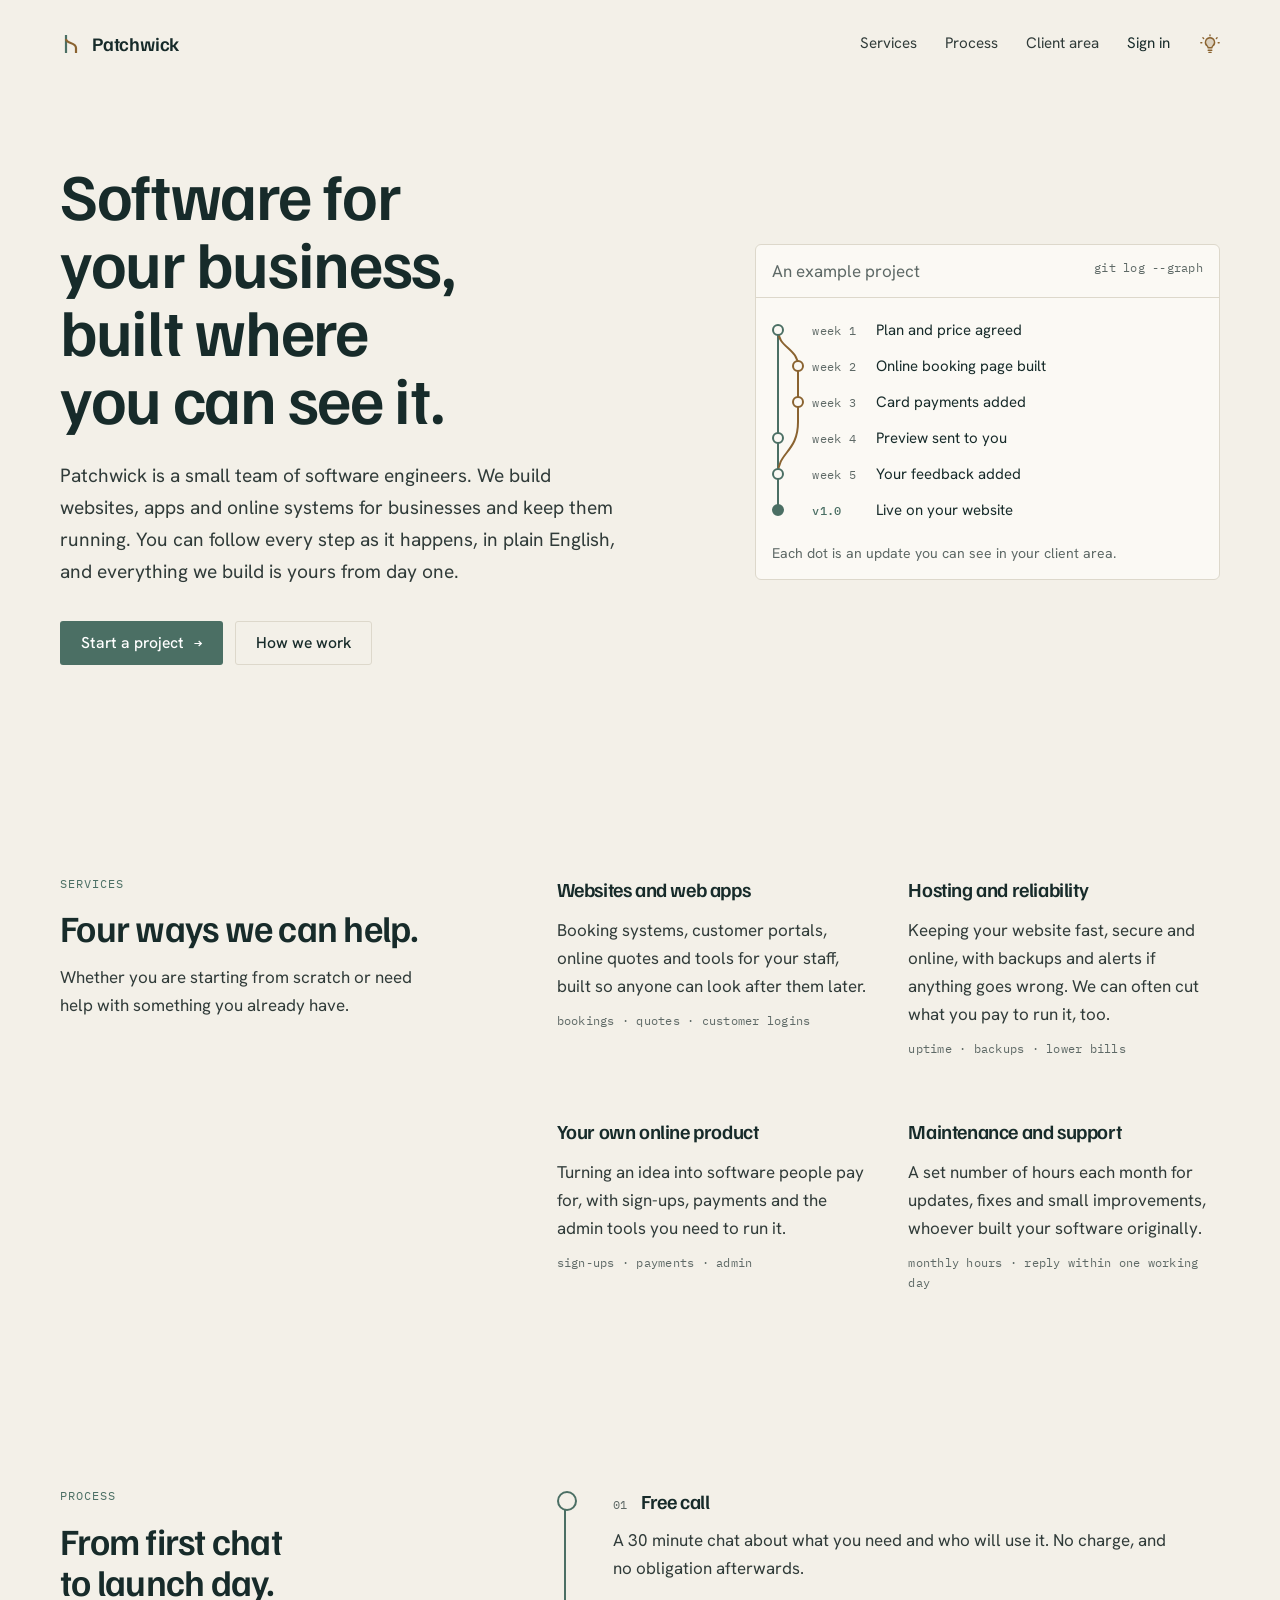
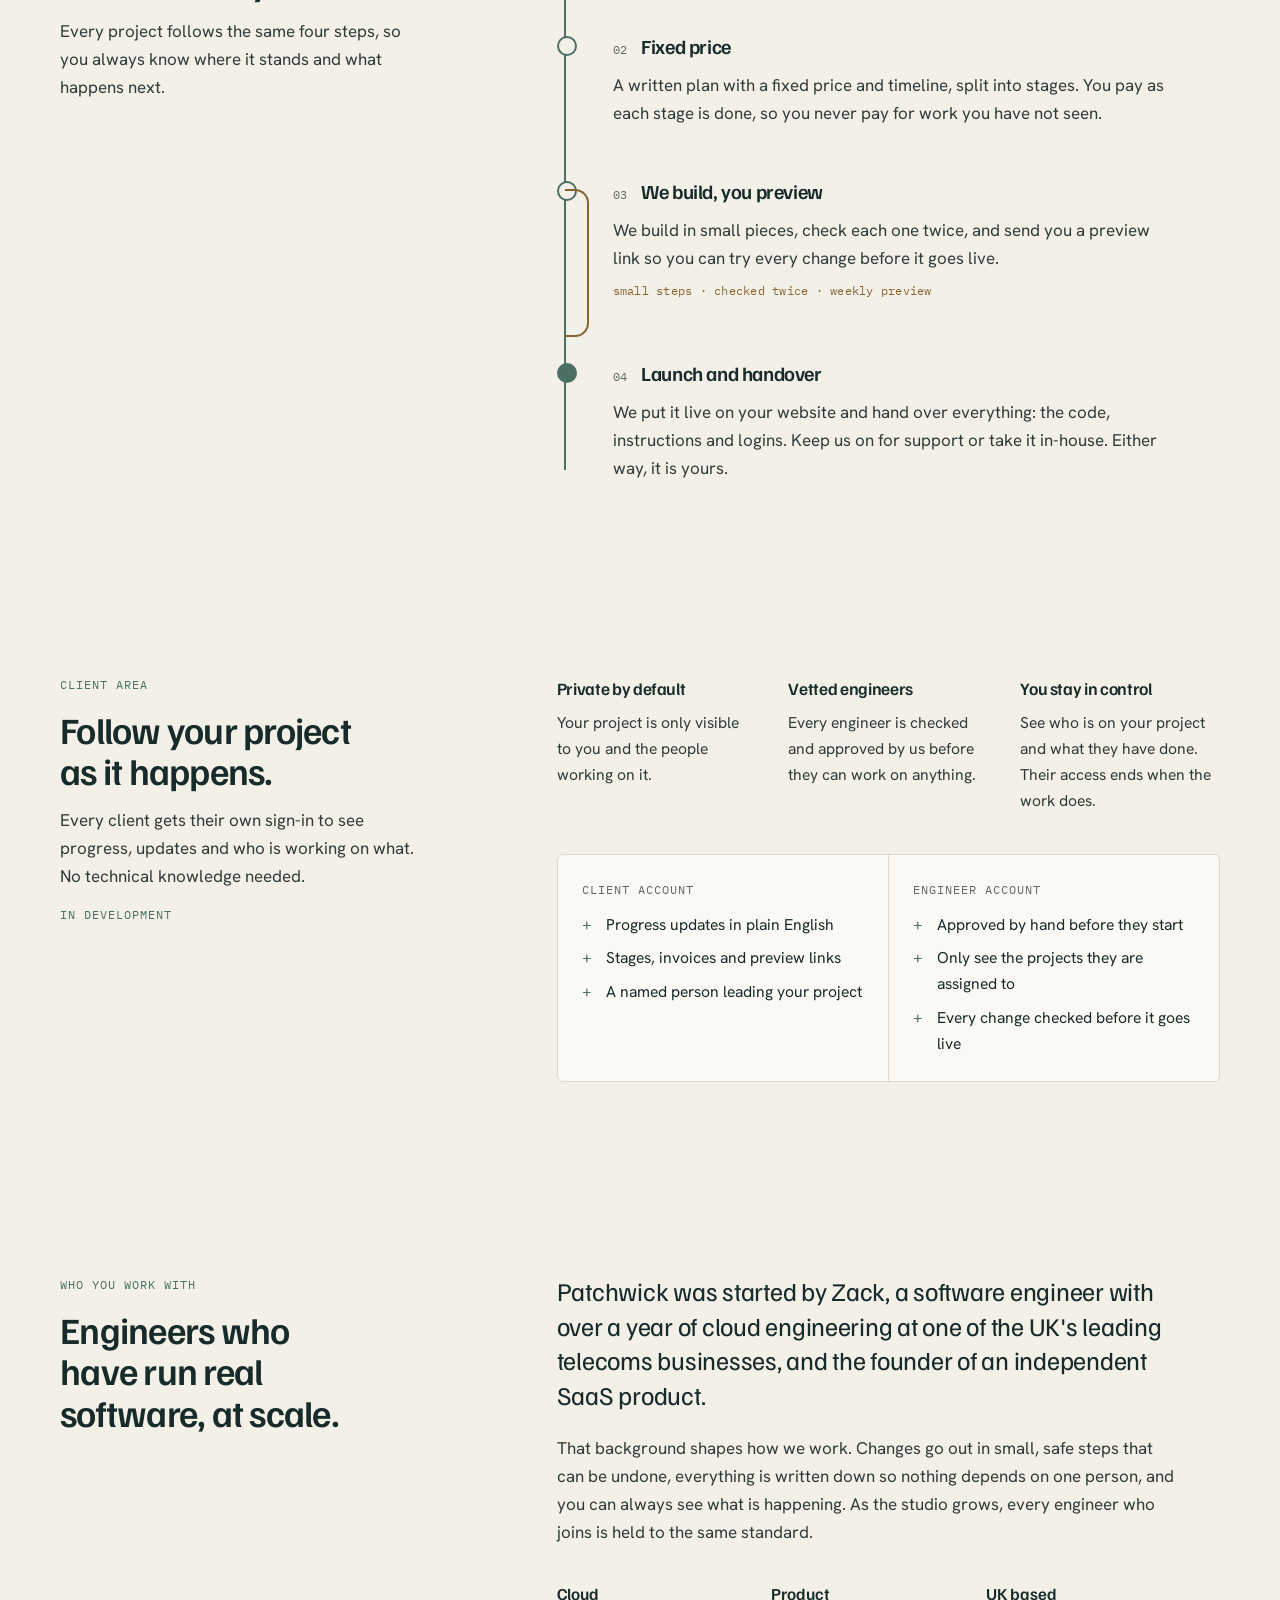
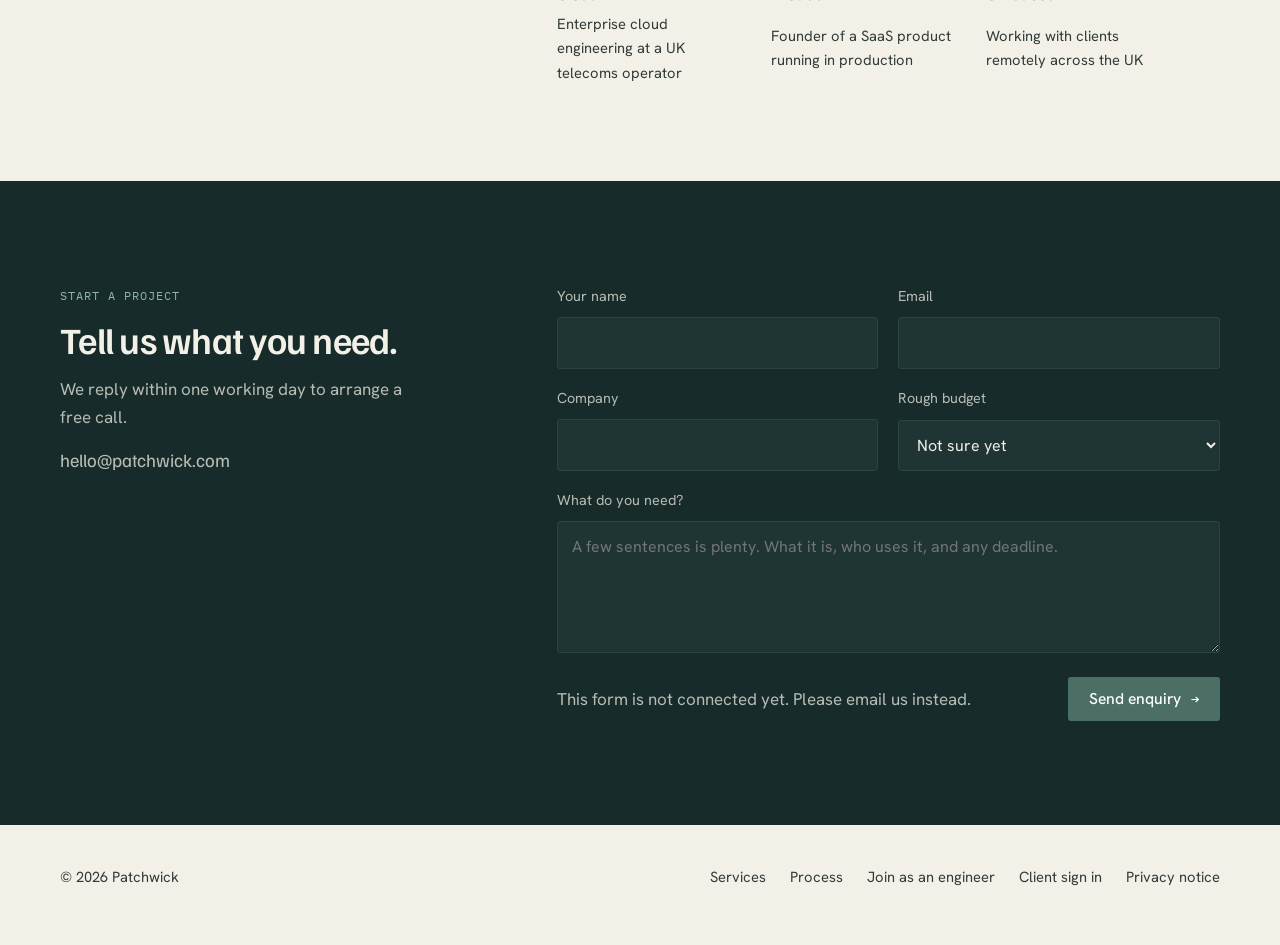
<file: index.html>
<!doctype html>
<html lang="en">
<head>
<meta charset="utf-8">
<meta name="viewport" content="width=device-width, initial-scale=1, viewport-fit=cover">
<title>Patchwick | Software engineering studio</title>
<meta name="description" content="A small software engineering studio that builds websites, apps and online systems for businesses, keeps them running, and shows you every step of the work.">
<meta name="theme-color" content="#172B2A">
<link rel="icon" href="assets/favicon.svg" type="image/svg+xml">
<link rel="preconnect" href="https://fonts.googleapis.com">
<link rel="preconnect" href="https://fonts.gstatic.com" crossorigin>
<link rel="stylesheet" href="https://fonts.googleapis.com/css2?family=Familjen+Grotesk:wght@500;600&family=Hanken+Grotesk:wght@400;500;600&family=IBM+Plex+Mono:wght@400;500&display=swap">
<link rel="stylesheet" href="assets/styles.css?v=15">
<script src="assets/theme.js?v=1"></script>
<script src="assets/site.config.js?v=5"></script>
<script src="assets/main.js?v=5" defer></script>
</head>
<body>
<header class="wrap">
  <div class="top">
    <a class="brand" href="#">
      <svg viewBox="0 0 22 22" aria-hidden="true"><path d="M6 2v18" stroke="var(--accent)" stroke-width="2.2" fill="none"/><path d="M6 6c0 5 10 3 10 9v5" stroke="var(--branch)" stroke-width="2.2" fill="none"/></svg>
      <span data-brand>Patchwick</span>
    </a>
    <nav aria-label="Main">
      <a class="hide-sm" href="#services">Services</a>
      <a class="hide-sm" href="#process">Process</a>
      <a class="hide-sm" href="#workspace">Client area</a>
      <a class="signin" href="signin.html">Sign in</a>
    </nav>
  </div>
</header>

<main>
  <div class="wrap">
    <div class="grid hero">
      <div class="hero-copy">
        <h1>Software for your business, built where you can see it.</h1>
        <p class="lede"><span data-brand>Patchwick</span> is a small team of software engineers. We build websites, apps and online systems for businesses and keep them running. You can follow every step as it happens, in plain English, and everything we build is yours from day one.</p>
        <div class="actions">
          <a class="btn btn-primary" href="#contact">Start a project <span class="arrow">&rarr;</span></a>
          <a class="btn btn-quiet" href="#process">How we work</a>
        </div>
      </div>
      <div class="hero-log">
        <div class="log" role="img" aria-label="An example project timeline, from plan agreed in week 1 to live on the client's website in week 5">
          <div class="log-head"><span>An example project</span><span class="mono">git log --graph</span></div>
          <div class="log-body">
            <svg class="graph" viewBox="0 0 48 216" aria-hidden="true">
              <path class="main" d="M14 18V198"/>
              <path class="feat" d="M14 18C14 36 34 36 34 54V110C34 140 14 140 14 162"/>
              <circle class="main" cx="14" cy="18" r="5"/>
              <circle class="feat" cx="34" cy="54" r="5"/>
              <circle class="feat" cx="34" cy="90" r="5"/>
              <circle class="main" cx="14" cy="126" r="5"/>
              <circle class="main" cx="14" cy="162" r="5"/>
              <circle class="main fill" cx="14" cy="198" r="5"/>
            </svg>
            <div class="log-rows">
              <div><span class="sha mono">week 1</span><span class="msg">Plan and price agreed</span></div>
              <div><span class="sha mono">week 2</span><span class="msg">Online booking page built</span></div>
              <div><span class="sha mono">week 3</span><span class="msg">Card payments added</span></div>
              <div><span class="sha mono">week 4</span><span class="msg">Preview sent to you</span></div>
              <div><span class="sha mono">week 5</span><span class="msg">Your feedback added</span></div>
              <div><span class="tag mono">v1.0</span><span class="msg">Live on your website</span></div>
            </div>
          </div>
          <p class="log-note">Each dot is an update you can see in your client area.</p>
        </div>
      </div>
    </div>
  </div>

  <div class="wrap">
    <section id="services" class="grid">
      <div class="sec-head">
        <span class="mono">Services</span>
        <h2>Four ways we can help.</h2>
        <p>Whether you are starting from scratch or need help with something you already have.</p>
      </div>
      <div class="sec-body services">
        <div class="service">
          <h3>Websites and web apps</h3>
          <p>Booking systems, customer portals, online quotes and tools for your staff, built so anyone can look after them later.</p>
          <span class="mono">bookings &middot; quotes &middot; customer logins</span>
        </div>
        <div class="service">
          <h3>Hosting and reliability</h3>
          <p>Keeping your website fast, secure and online, with backups and alerts if anything goes wrong. We can often cut what you pay to run it, too.</p>
          <span class="mono">uptime &middot; backups &middot; lower bills</span>
        </div>
        <div class="service">
          <h3>Your own online product</h3>
          <p>Turning an idea into software people pay for, with sign-ups, payments and the admin tools you need to run it.</p>
          <span class="mono">sign-ups &middot; payments &middot; admin</span>
        </div>
        <div class="service">
          <h3>Maintenance and support</h3>
          <p>A set number of hours each month for updates, fixes and small improvements, whoever built your software originally.</p>
          <span class="mono">monthly hours &middot; reply within one working day</span>
        </div>
      </div>
    </section>

    <section id="process" class="grid">
      <div class="sec-head">
        <span class="mono">Process</span>
        <h2>From first chat to launch day.</h2>
        <p>Every project follows the same four steps, so you always know where it stands and what happens next.</p>
      </div>
      <div class="sec-body">
        <ol class="steps">
          <li class="step">
            <div class="step-top"><span class="mono">01</span><h3>Free call</h3></div>
            <p>A 30 minute chat about what you need and who will use it. No charge, and no obligation afterwards.</p>
          </li>
          <li class="step">
            <div class="step-top"><span class="mono">02</span><h3>Fixed price</h3></div>
            <p>A written plan with a fixed price and timeline, split into stages. You pay as each stage is done, so you never pay for work you have not seen.</p>
          </li>
          <li class="step branch">
            <div class="step-top"><span class="mono">03</span><h3>We build, you preview</h3></div>
            <p>We build in small pieces, check each one twice, and send you a preview link so you can try every change before it goes live.</p>
            <span class="mono detail">small steps &middot; checked twice &middot; weekly preview</span>
          </li>
          <li class="step">
            <div class="step-top"><span class="mono">04</span><h3>Launch and handover</h3></div>
            <p>We put it live on your website and hand over everything: the code, instructions and logins. Keep us on for support or take it in-house. Either way, it is yours.</p>
          </li>
        </ol>
      </div>
    </section>

    <section id="workspace" class="grid">
      <div class="sec-head">
        <span class="mono">Client area</span>
        <h2>Follow your project as it happens.</h2>
        <p>Every client gets their own sign-in to see progress, updates and who is working on what. No technical knowledge needed.</p>
        <p class="status mono">In development</p>
      </div>
      <div class="sec-body workspace">
        <div class="ws-points">
          <div>
            <h3>Private by default</h3>
            <p>Your project is only visible to you and the people working on it.</p>
          </div>
          <div>
            <h3>Vetted engineers</h3>
            <p>Every engineer is checked and approved by us before they can work on anything.</p>
          </div>
          <div>
            <h3>You stay in control</h3>
            <p>See who is on your project and what they have done. Their access ends when the work does.</p>
          </div>
        </div>
        <div class="roles">
          <div class="role">
            <span class="mono">Client account</span>
            <ul>
              <li>Progress updates in plain English</li>
              <li>Stages, invoices and preview links</li>
              <li>A named person leading your project</li>
            </ul>
          </div>
          <div class="role">
            <span class="mono">Engineer account</span>
            <ul>
              <li>Approved by hand before they start</li>
              <li>Only see the projects they are assigned to</li>
              <li>Every change checked before it goes live</li>
            </ul>
          </div>
        </div>
      </div>
    </section>

    <section id="about" class="grid">
      <div class="sec-head">
        <span class="mono">Who you work with</span>
        <h2>Engineers who have run real software, at scale.</h2>
      </div>
      <div class="sec-body founder">
        <p class="big"><span data-brand>Patchwick</span> was started by Zack, a software engineer with over a year of cloud engineering at one of the UK's leading telecoms businesses, and the founder of an independent SaaS product.</p>
        <p>That background shapes how we work. Changes go out in small, safe steps that can be undone, everything is written down so nothing depends on one person, and you can always see what is happening. As the studio grows, every engineer who joins is held to the same standard.</p>
        <div class="facts">
          <div><b>Cloud</b><span>Enterprise cloud engineering at a UK telecoms operator</span></div>
          <div><b>Product</b><span>Founder of a SaaS product running in production</span></div>
          <div><b>UK based</b><span>Working with clients remotely across the UK</span></div>
        </div>
      </div>
    </section>
  </div>

  <div class="band">
    <div class="wrap">
      <section id="contact" class="grid">
        <div class="sec-head">
          <span class="mono">Start a project</span>
          <h2>Tell us what you need.</h2>
          <p>We reply within one working day to arrange a free call.</p>
          <p class="contact-mail" data-brand-email>hello@patchwick.com</p>
        </div>
        <div class="sec-body">
          <form id="enquiry" novalidate>
            <div class="field"><label for="f-name">Your name</label><input id="f-name" name="name" autocomplete="name"></div>
            <div class="field"><label for="f-email">Email</label><input id="f-email" name="email" type="email" autocomplete="email"></div>
            <div class="field"><label for="f-company">Company</label><input id="f-company" name="company" autocomplete="organization"></div>
            <div class="field"><label for="f-budget">Rough budget</label>
              <select id="f-budget" name="budget">
                <option>Not sure yet</option><option>Under £5k</option><option>£5k to £15k</option><option>£15k to £40k</option><option>Over £40k</option><option>Monthly retainer</option>
              </select></div>
            <div class="field full"><label for="f-msg">What do you need?</label><textarea id="f-msg" name="message" placeholder="A few sentences is plenty. What it is, who uses it, and any deadline."></textarea></div>
            <div class="form-foot">
              <span class="hint" id="f-status">This form is not connected yet. Please email us instead.</span>
              <button class="btn btn-primary" type="submit">Send enquiry <span class="arrow">&rarr;</span></button>
            </div>
          </form>
        </div>
      </section>
    </div>
  </div>
</main>

<footer class="wrap">
  <div class="foot">
    <span>&copy; <span id="year">2026</span> <span data-brand>Patchwick</span></span>
    <nav aria-label="Footer">
      <a href="#services">Services</a>
      <a href="#process">Process</a>
      <a href="signin.html#engineer">Join as an engineer</a>
      <a href="signin.html">Client sign in</a>
      <a href="privacy.html">Privacy notice</a>
    </nav>
  </div>
</footer>
</body>
</html>
</file>
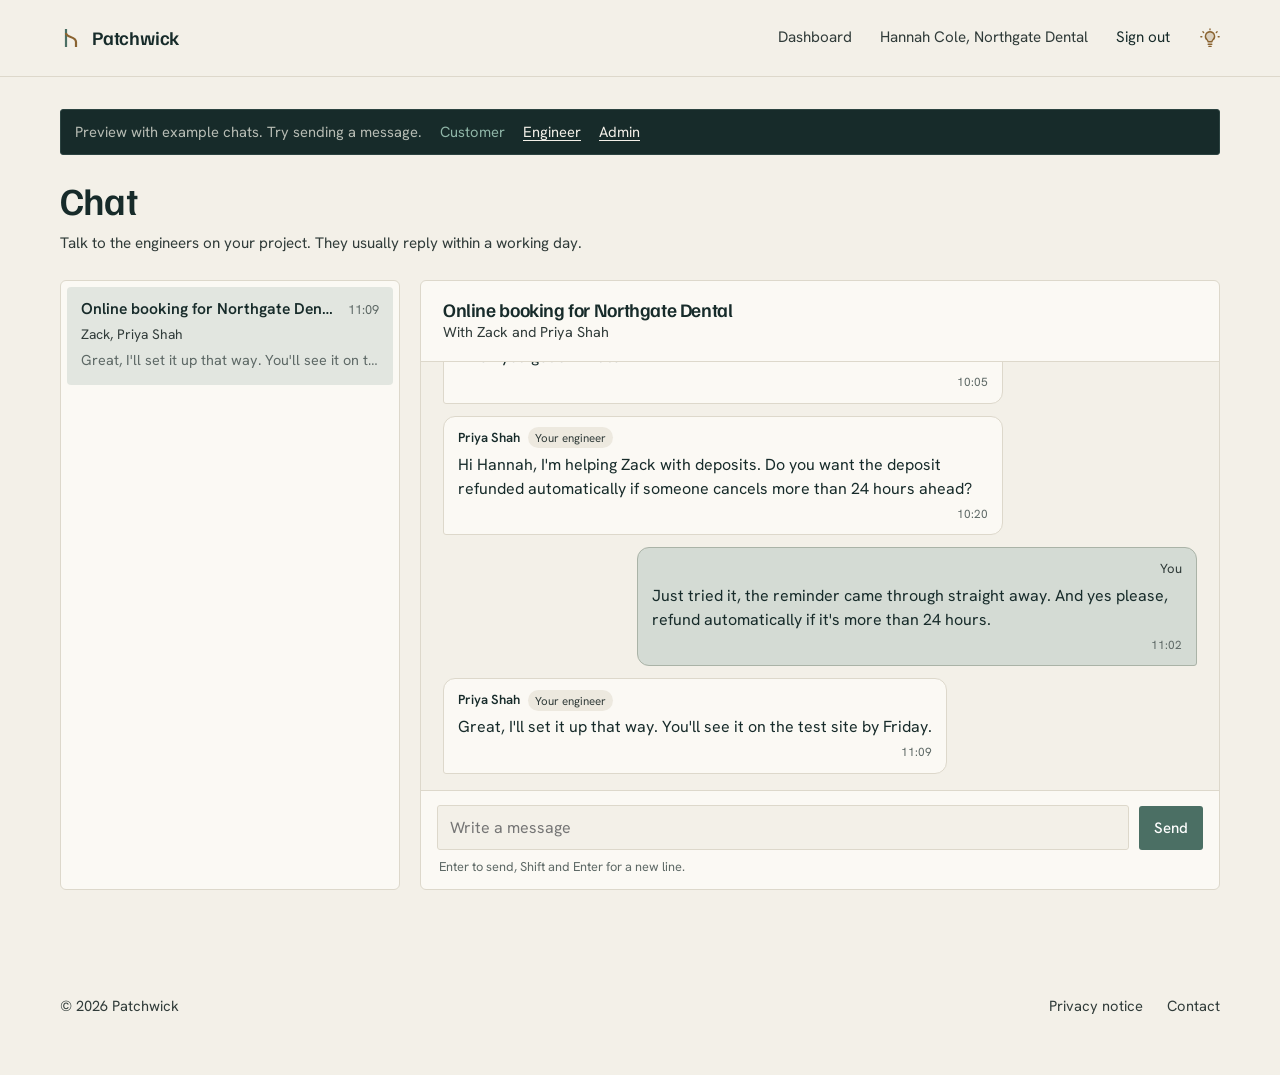
<file: chat.html>
<!doctype html>
<html lang="en">
<head>
<meta charset="utf-8">
<meta name="viewport" content="width=device-width, initial-scale=1, viewport-fit=cover">
<title>Chat | Patchwick</title>
<meta name="robots" content="noindex">
<meta name="theme-color" content="#172B2A">
<link rel="icon" href="assets/favicon.svg" type="image/svg+xml">
<link rel="preconnect" href="https://fonts.googleapis.com">
<link rel="preconnect" href="https://fonts.gstatic.com" crossorigin>
<link rel="stylesheet" href="https://fonts.googleapis.com/css2?family=Familjen+Grotesk:wght@500;600&family=Hanken+Grotesk:wght@400;500;600&family=IBM+Plex+Mono:wght@400;500&display=swap">
<link rel="stylesheet" href="assets/styles.css?v=15">
<script src="assets/theme.js?v=1"></script>
<script src="assets/site.config.js?v=5"></script>
<script src="assets/main.js?v=5" defer></script>
<script src="assets/api.js?v=10" defer></script>
<script src="assets/sample-chats.js?v=1" defer></script>
<script src="assets/chat.js?v=1" defer></script>
</head>
<body data-page="Chat">
<header class="app-top">
  <div class="wrap">
    <div class="top">
      <a class="brand" href="index.html">
        <svg viewBox="0 0 22 22" aria-hidden="true"><path d="M6 2v18" stroke="var(--accent)" stroke-width="2.2" fill="none"/><path d="M6 6c0 5 10 3 10 9v5" stroke="var(--branch)" stroke-width="2.2" fill="none"/></svg>
        <span data-brand>Patchwick</span>
      </a>
      <nav aria-label="Account">
        <a href="dashboard.html" id="dash-link">Dashboard</a>
        <span class="who hide-sm" id="who"></span>
        <button class="linkish" type="button" id="sign-out">Sign out</button>
      </nav>
    </div>
  </div>
</header>

<main class="wrap chat-main">
  <div class="page" id="app" aria-live="polite">
    <p class="who">Loading your chats&hellip;</p>
  </div>
</main>

<footer class="wrap">
  <div class="foot">
    <span>&copy; <span id="year">2026</span> <span data-brand>Patchwick</span></span>
    <nav aria-label="Footer"><a href="privacy.html">Privacy notice</a><a href="index.html#contact">Contact</a></nav>
  </div>
</footer>
</body>
</html>
</file>
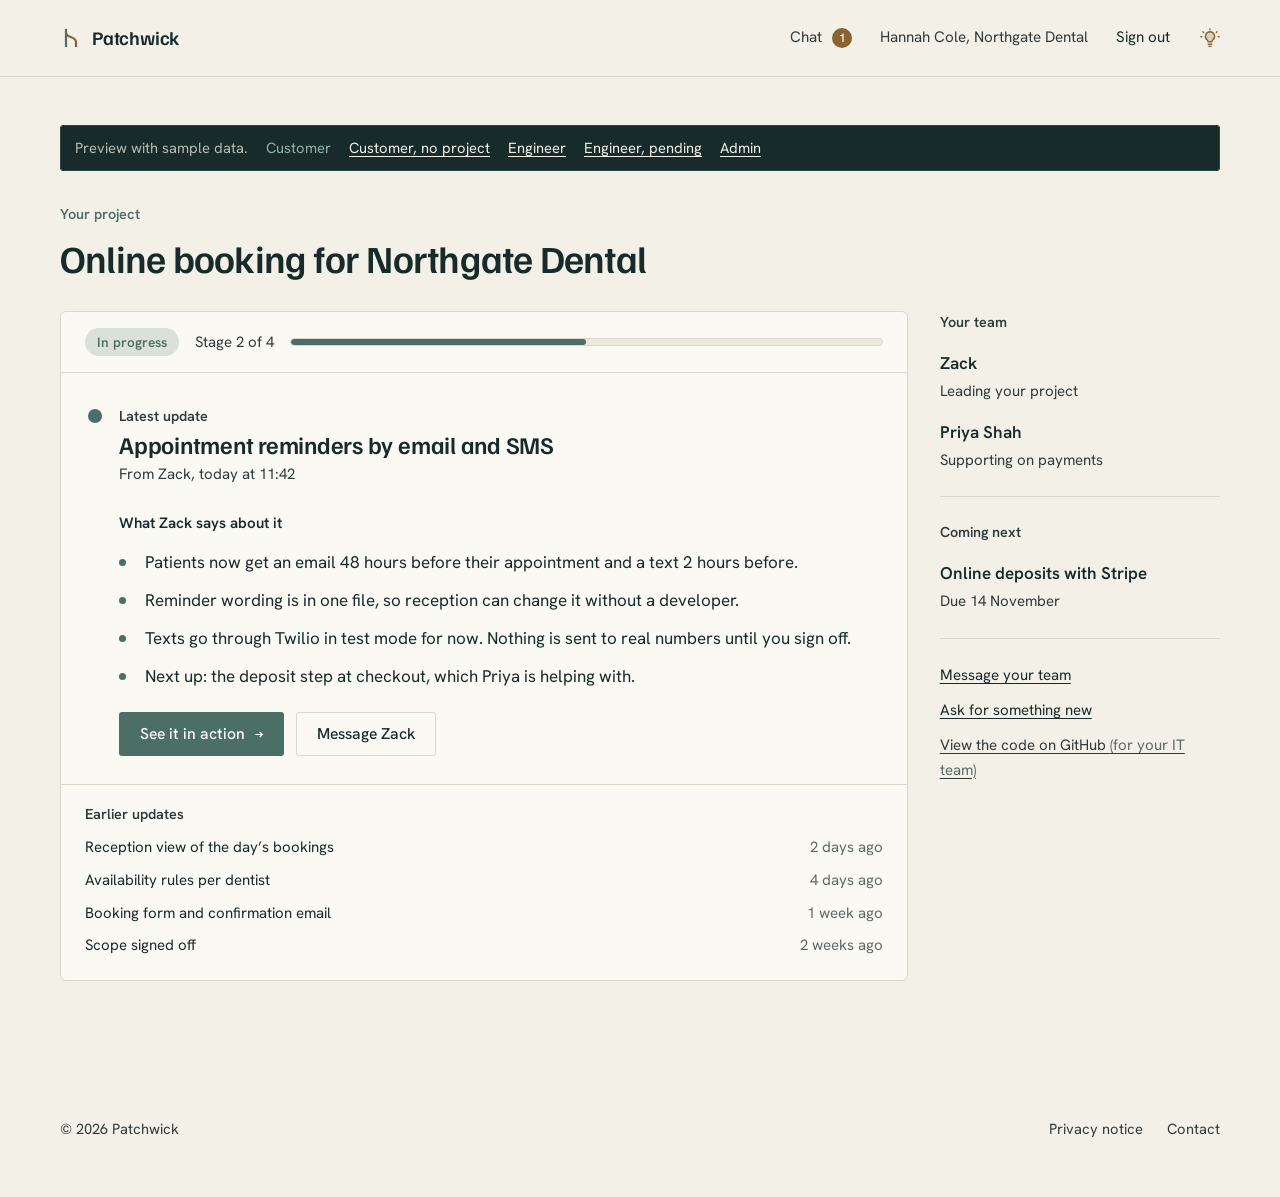
<file: dashboard.html>
<!doctype html>
<html lang="en">
<head>
<meta charset="utf-8">
<meta name="viewport" content="width=device-width, initial-scale=1, viewport-fit=cover">
<title>Dashboard | Patchwick</title>
<meta name="robots" content="noindex">
<meta name="theme-color" content="#172B2A">
<link rel="icon" href="assets/favicon.svg" type="image/svg+xml">
<link rel="preconnect" href="https://fonts.googleapis.com">
<link rel="preconnect" href="https://fonts.gstatic.com" crossorigin>
<link rel="stylesheet" href="https://fonts.googleapis.com/css2?family=Familjen+Grotesk:wght@500;600&family=Hanken+Grotesk:wght@400;500;600&family=IBM+Plex+Mono:wght@400;500&display=swap">
<link rel="stylesheet" href="assets/styles.css?v=15">
<script src="assets/theme.js?v=1"></script>
<script src="assets/site.config.js?v=5"></script>
<script src="assets/main.js?v=5" defer></script>
<script src="assets/api.js?v=10" defer></script>
<script src="assets/sample-data.js?v=9" defer></script>
<script src="assets/sample-chats.js?v=1" defer></script>
<script src="assets/dashboard.js?v=11" defer></script>
</head>
<body data-page="Dashboard">
<header class="app-top">
  <div class="wrap">
    <div class="top">
      <a class="brand" href="index.html">
        <svg viewBox="0 0 22 22" aria-hidden="true"><path d="M6 2v18" stroke="var(--accent)" stroke-width="2.2" fill="none"/><path d="M6 6c0 5 10 3 10 9v5" stroke="var(--branch)" stroke-width="2.2" fill="none"/></svg>
        <span data-brand>Patchwick</span>
      </a>
      <nav aria-label="Account">
        <a href="chat.html" id="chat-link" hidden>Chat</a>
        <a href="finances.html" id="finances-link" hidden>Finances</a>
        <span class="who" id="who"></span>
        <button class="linkish" type="button" id="sign-out">Sign out</button>
      </nav>
    </div>
  </div>
</header>

<main class="wrap">
  <div class="page" id="app" aria-live="polite">
    <p class="who">Loading your dashboard&hellip;</p>
  </div>
</main>

<footer class="wrap">
  <div class="foot">
    <span>&copy; <span id="year">2026</span> <span data-brand>Patchwick</span></span>
    <nav aria-label="Footer"><a href="privacy.html">Privacy notice</a><a href="index.html#contact">Contact</a></nav>
  </div>
</footer>
</body>
</html>
</file>
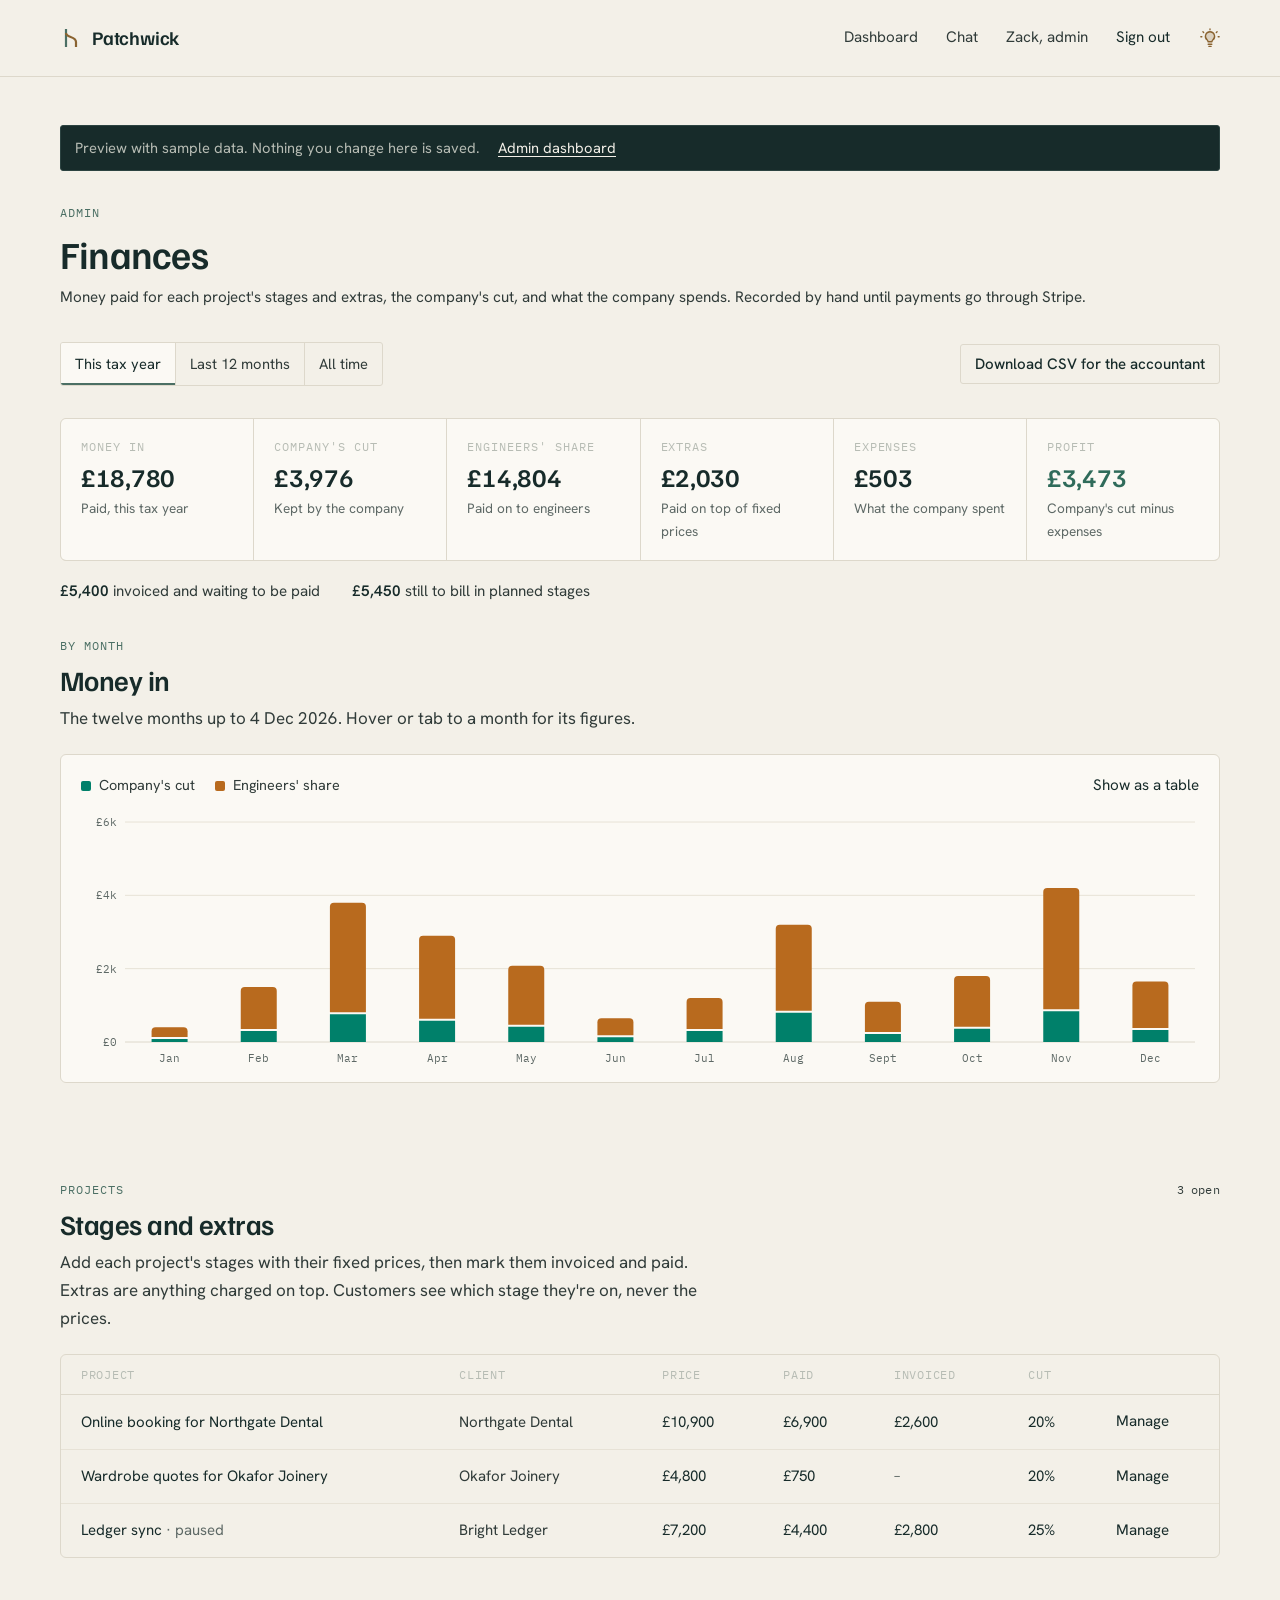
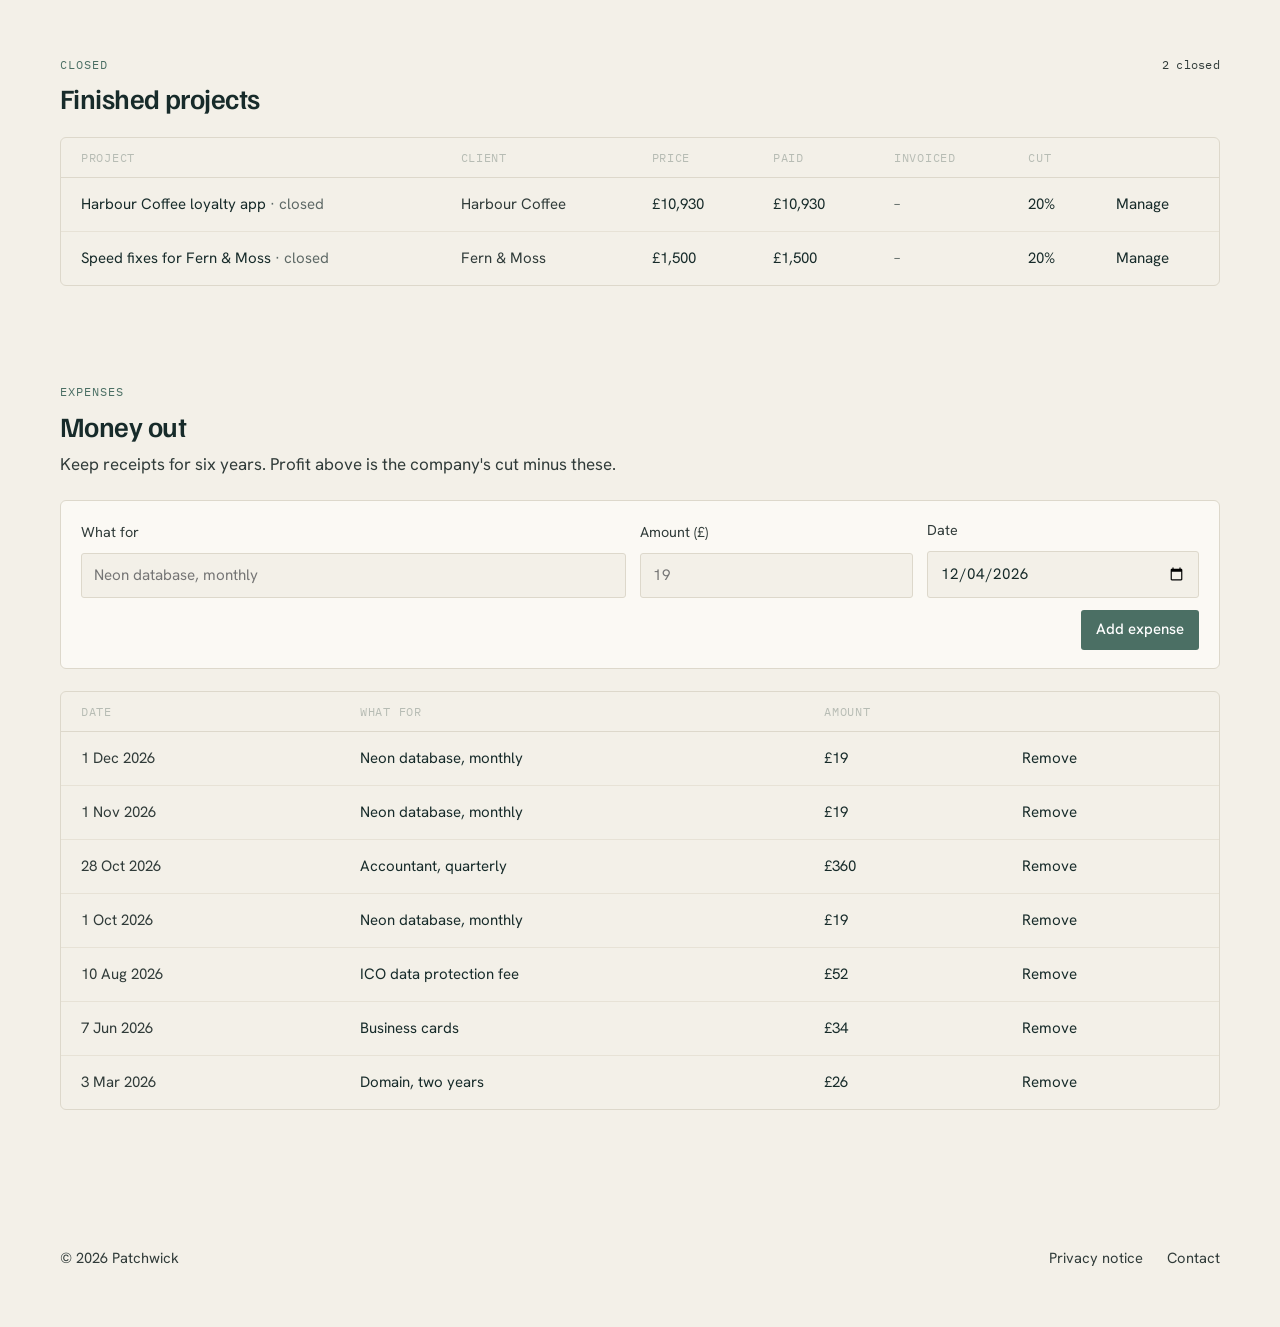
<file: finances.html>
<!doctype html>
<html lang="en">
<head>
<meta charset="utf-8">
<meta name="viewport" content="width=device-width, initial-scale=1, viewport-fit=cover">
<title>Finances | Patchwick</title>
<meta name="robots" content="noindex">
<meta name="theme-color" content="#172B2A">
<link rel="icon" href="assets/favicon.svg" type="image/svg+xml">
<link rel="preconnect" href="https://fonts.googleapis.com">
<link rel="preconnect" href="https://fonts.gstatic.com" crossorigin>
<link rel="stylesheet" href="https://fonts.googleapis.com/css2?family=Familjen+Grotesk:wght@500;600&family=Hanken+Grotesk:wght@400;500;600&family=IBM+Plex+Mono:wght@400;500&display=swap">
<link rel="stylesheet" href="assets/styles.css?v=15">
<script src="assets/theme.js?v=1"></script>
<script src="assets/site.config.js?v=5"></script>
<script src="assets/main.js?v=5" defer></script>
<script src="assets/api.js?v=10" defer></script>
<script src="assets/sample-finances.js?v=1" defer></script>
<script src="assets/finances.js?v=1" defer></script>
</head>
<body data-page="Finances">
<header class="app-top">
  <div class="wrap">
    <div class="top">
      <a class="brand" href="index.html">
        <svg viewBox="0 0 22 22" aria-hidden="true"><path d="M6 2v18" stroke="var(--accent)" stroke-width="2.2" fill="none"/><path d="M6 6c0 5 10 3 10 9v5" stroke="var(--branch)" stroke-width="2.2" fill="none"/></svg>
        <span data-brand>Patchwick</span>
      </a>
      <nav aria-label="Account">
        <a href="dashboard.html" id="dash-link">Dashboard</a>
        <a href="chat.html">Chat</a>
        <span class="who hide-sm" id="who"></span>
        <button class="linkish" type="button" id="sign-out">Sign out</button>
      </nav>
    </div>
  </div>
</header>

<main class="wrap">
  <div class="page" id="app" aria-live="polite">
    <p class="who">Loading the finances&hellip;</p>
  </div>
</main>

<footer class="wrap">
  <div class="foot">
    <span>&copy; <span id="year">2026</span> <span data-brand>Patchwick</span></span>
    <nav aria-label="Footer"><a href="privacy.html">Privacy notice</a><a href="index.html#contact">Contact</a></nav>
  </div>
</footer>
</body>
</html>
</file>
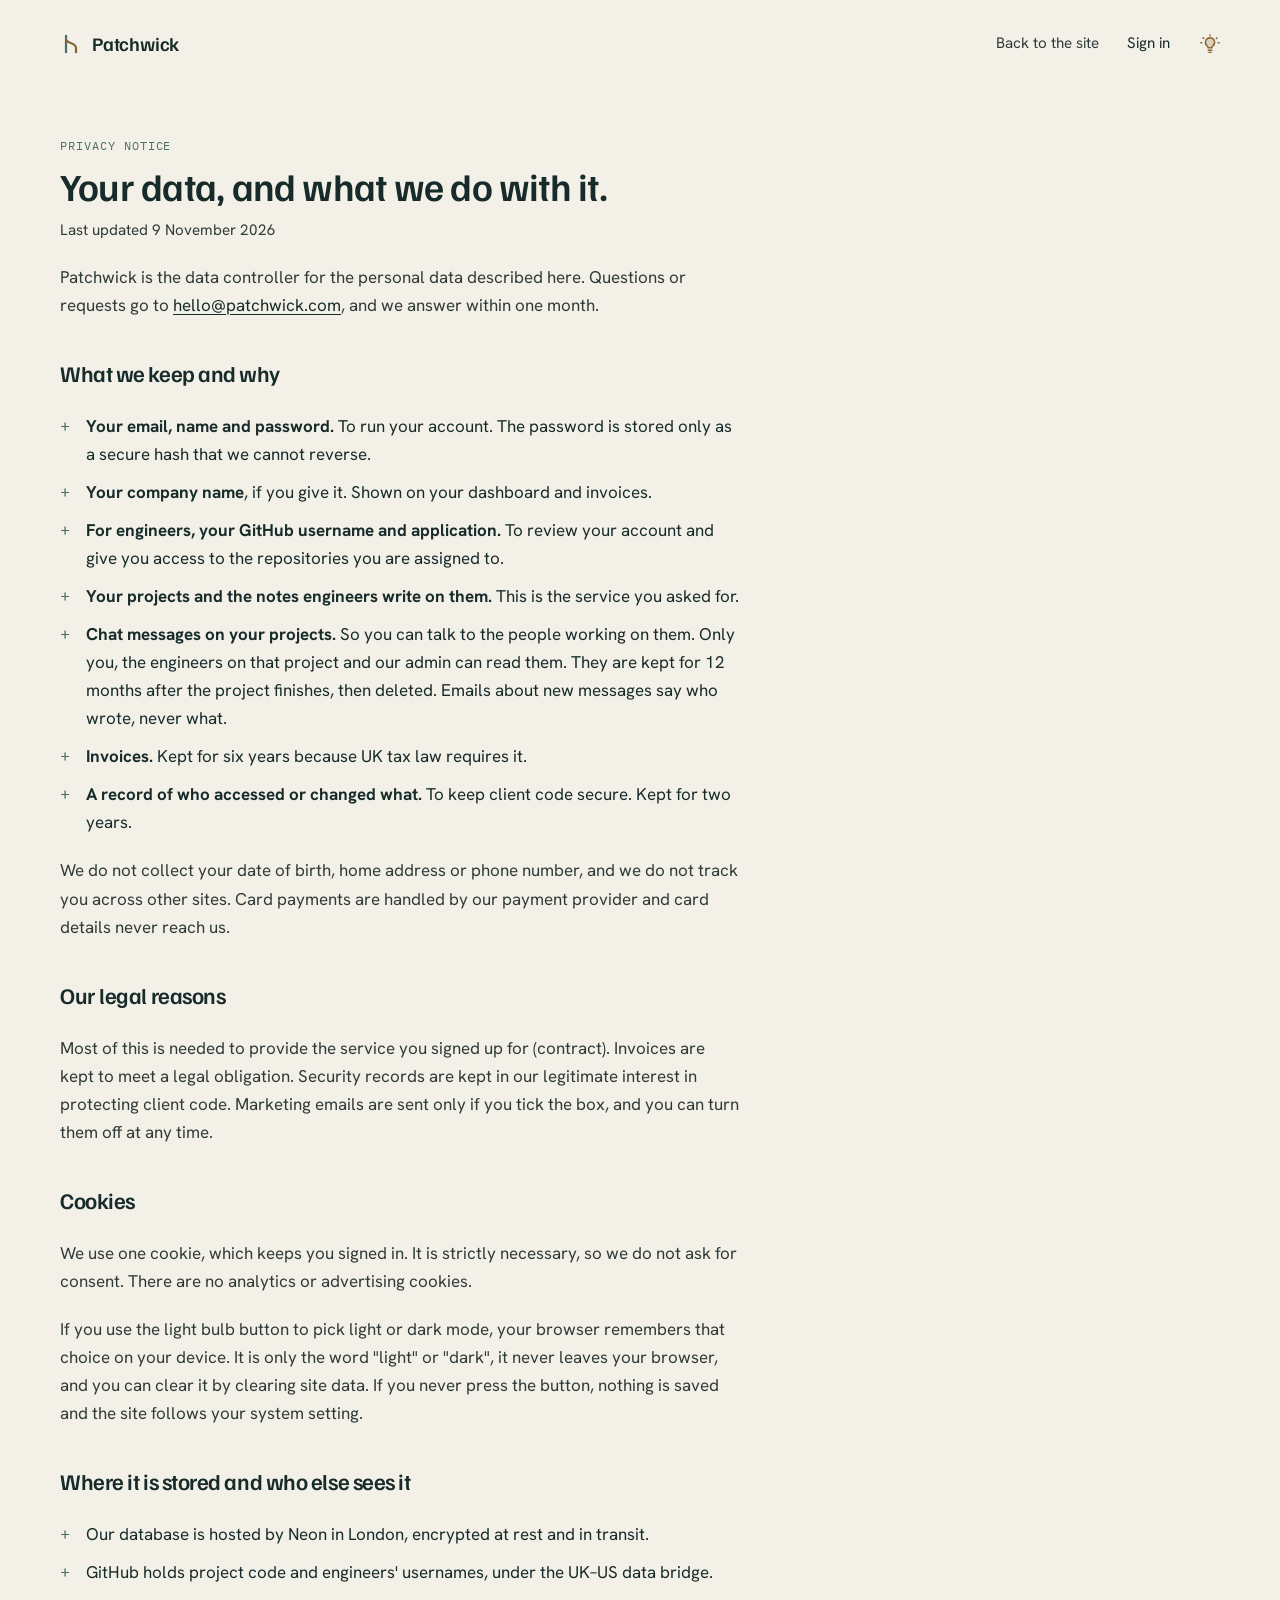
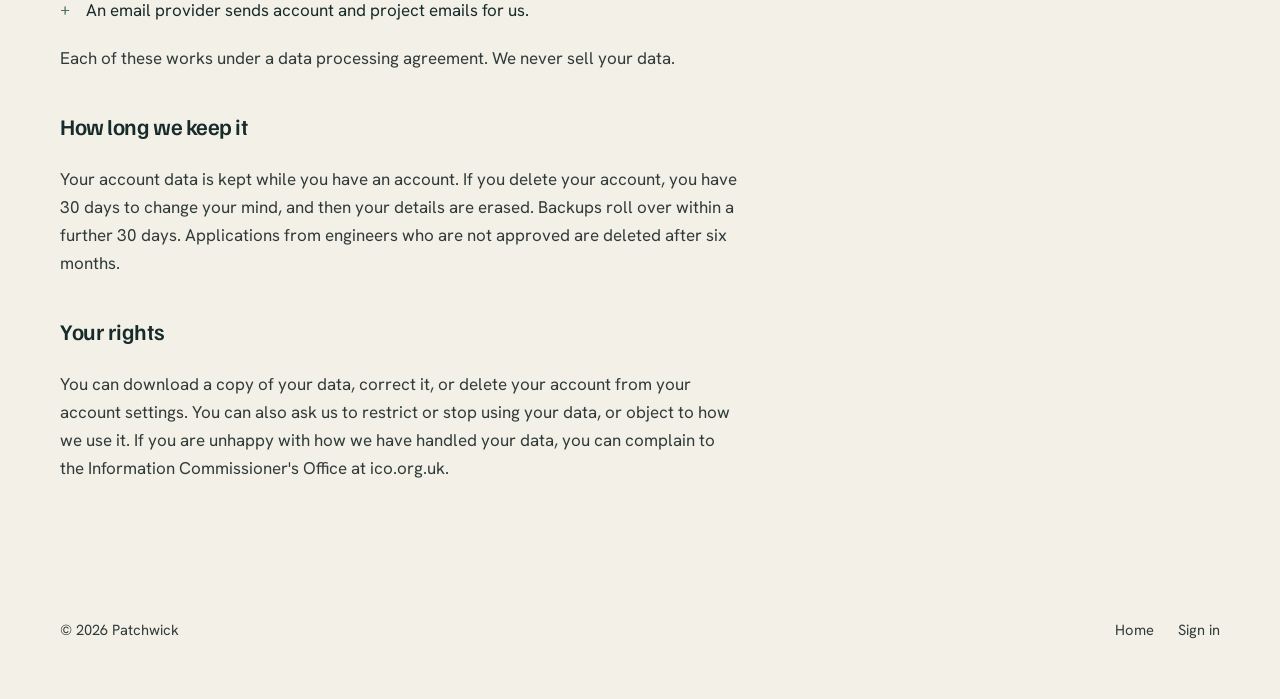
<file: privacy.html>
<!doctype html>
<html lang="en">
<head>
<meta charset="utf-8">
<meta name="viewport" content="width=device-width, initial-scale=1, viewport-fit=cover">
<title>Privacy notice | Patchwick</title>
<meta name="description" content="What personal data we keep, why, for how long, and your rights over it.">
<meta name="theme-color" content="#172B2A">
<link rel="icon" href="assets/favicon.svg" type="image/svg+xml">
<link rel="preconnect" href="https://fonts.googleapis.com">
<link rel="preconnect" href="https://fonts.gstatic.com" crossorigin>
<link rel="stylesheet" href="https://fonts.googleapis.com/css2?family=Familjen+Grotesk:wght@500;600&family=Hanken+Grotesk:wght@400;500;600&family=IBM+Plex+Mono:wght@400;500&display=swap">
<link rel="stylesheet" href="assets/styles.css?v=15">
<script src="assets/theme.js?v=1"></script>
<script src="assets/site.config.js?v=5"></script>
<script src="assets/main.js?v=5" defer></script>
</head>
<body data-page="Privacy notice">
<header class="wrap">
  <div class="top">
    <a class="brand" href="index.html">
      <svg viewBox="0 0 22 22" aria-hidden="true"><path d="M6 2v18" stroke="var(--accent)" stroke-width="2.2" fill="none"/><path d="M6 6c0 5 10 3 10 9v5" stroke="var(--branch)" stroke-width="2.2" fill="none"/></svg>
      <span data-brand>Patchwick</span>
    </a>
    <nav aria-label="Main"><a href="index.html">Back to the site</a><a class="signin" href="signin.html">Sign in</a></nav>
  </div>
</header>

<main class="wrap">
  <article class="page prose">
    <div class="page-head">
      <span class="eyebrow">Privacy notice</span>
      <h1>Your data, and what we do with it.</h1>
      <p class="who">Last updated 9 November 2026</p>
    </div>

    <p><span data-brand>Patchwick</span> is the data controller for the personal data described here. Questions or requests go to <a data-brand-email-link href="mailto:hello@patchwick.com">hello@patchwick.com</a>, and we answer within one month.</p>

    <h2>What we keep and why</h2>
    <ul class="plus">
      <li><span><b>Your email, name and password.</b> To run your account. The password is stored only as a secure hash that we cannot reverse.</span></li>
      <li><span><b>Your company name</b>, if you give it. Shown on your dashboard and invoices.</span></li>
      <li><span><b>For engineers, your GitHub username and application.</b> To review your account and give you access to the repositories you are assigned to.</span></li>
      <li><span><b>Your projects and the notes engineers write on them.</b> This is the service you asked for.</span></li>
      <li><span><b>Chat messages on your projects.</b> So you can talk to the people working on them. Only you, the engineers on that project and our admin can read them. They are kept for 12 months after the project finishes, then deleted. Emails about new messages say who wrote, never what.</span></li>
      <li><span><b>Invoices.</b> Kept for six years because UK tax law requires it.</span></li>
      <li><span><b>A record of who accessed or changed what.</b> To keep client code secure. Kept for two years.</span></li>
    </ul>
    <p>We do not collect your date of birth, home address or phone number, and we do not track you across other sites. Card payments are handled by our payment provider and card details never reach us.</p>

    <h2>Our legal reasons</h2>
    <p>Most of this is needed to provide the service you signed up for (contract). Invoices are kept to meet a legal obligation. Security records are kept in our legitimate interest in protecting client code. Marketing emails are sent only if you tick the box, and you can turn them off at any time.</p>

    <h2>Cookies</h2>
    <p>We use one cookie, which keeps you signed in. It is strictly necessary, so we do not ask for consent. There are no analytics or advertising cookies.</p>
    <p>If you use the light bulb button to pick light or dark mode, your browser remembers that choice on your device. It is only the word "light" or "dark", it never leaves your browser, and you can clear it by clearing site data. If you never press the button, nothing is saved and the site follows your system setting.</p>

    <h2>Where it is stored and who else sees it</h2>
    <ul class="plus">
      <li><span>Our database is hosted by Neon in London, encrypted at rest and in transit.</span></li>
      <li><span>GitHub holds project code and engineers' usernames, under the UK&ndash;US data bridge.</span></li>
      <li><span>An email provider sends account and project emails for us.</span></li>
    </ul>
    <p>Each of these works under a data processing agreement. We never sell your data.</p>

    <h2>How long we keep it</h2>
    <p>Your account data is kept while you have an account. If you delete your account, you have 30 days to change your mind, and then your details are erased. Backups roll over within a further 30 days. Applications from engineers who are not approved are deleted after six months.</p>

    <h2>Your rights</h2>
    <p>You can download a copy of your data, correct it, or delete your account from your account settings. You can also ask us to restrict or stop using your data, or object to how we use it. If you are unhappy with how we have handled your data, you can complain to the Information Commissioner's Office at ico.org.uk.</p>
  </article>
</main>

<footer class="wrap">
  <div class="foot">
    <span>&copy; <span id="year">2026</span> <span data-brand>Patchwick</span></span>
    <nav aria-label="Footer"><a href="index.html">Home</a><a href="signin.html">Sign in</a></nav>
  </div>
</footer>
</body>
</html>
</file>
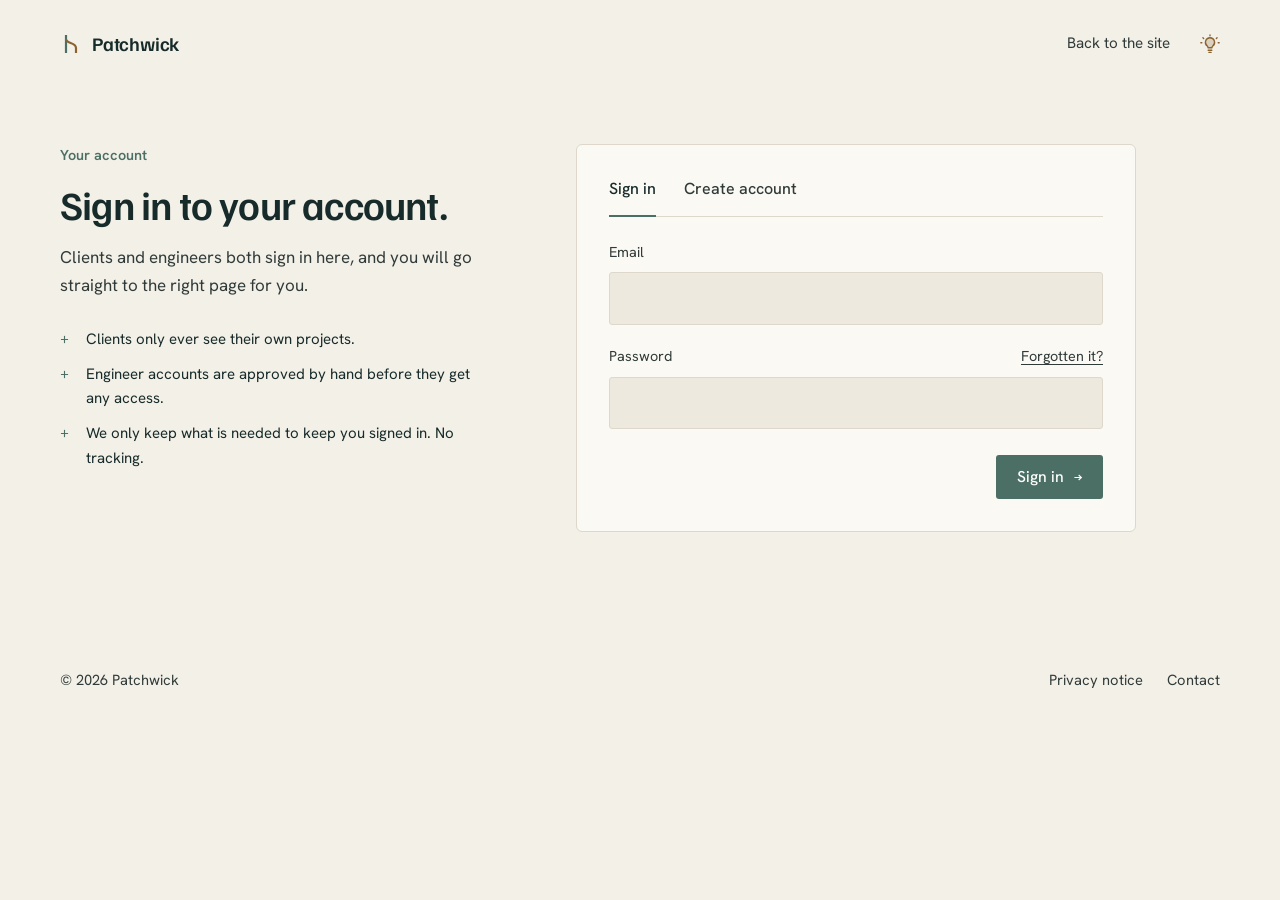
<file: signin.html>
<!doctype html>
<html lang="en">
<head>
<meta charset="utf-8">
<meta name="viewport" content="width=device-width, initial-scale=1, viewport-fit=cover">
<title>Sign in | Patchwick</title>
<meta name="description" content="Sign in or create an account for the client workspace.">
<meta name="robots" content="noindex">
<meta name="theme-color" content="#172B2A">
<link rel="icon" href="assets/favicon.svg" type="image/svg+xml">
<link rel="preconnect" href="https://fonts.googleapis.com">
<link rel="preconnect" href="https://fonts.gstatic.com" crossorigin>
<link rel="stylesheet" href="https://fonts.googleapis.com/css2?family=Familjen+Grotesk:wght@500;600&family=Hanken+Grotesk:wght@400;500;600&family=IBM+Plex+Mono:wght@400;500&display=swap">
<link rel="stylesheet" href="assets/styles.css?v=15">
<script src="assets/theme.js?v=1"></script>
<script src="assets/site.config.js?v=5"></script>
<script src="assets/main.js?v=5" defer></script>
<script src="assets/api.js?v=8" defer></script>
<script src="assets/signin.js?v=8" defer></script>
</head>
<body data-page="Sign in">
<header class="wrap">
  <div class="top">
    <a class="brand" href="index.html">
      <svg viewBox="0 0 22 22" aria-hidden="true"><path d="M6 2v18" stroke="var(--accent)" stroke-width="2.2" fill="none"/><path d="M6 6c0 5 10 3 10 9v5" stroke="var(--branch)" stroke-width="2.2" fill="none"/></svg>
      <span data-brand>Patchwick</span>
    </a>
    <nav aria-label="Main"><a href="index.html">Back to the site</a></nav>
  </div>
</header>

<main class="wrap">
  <div class="auth">
    <div class="auth-copy client">
      <span class="eyebrow">Your account</span>
      <h1 id="auth-title">Sign in to your account.</h1>
      <p id="auth-intro">Clients and engineers both sign in here, and you will go straight to the right page for you.</p>
      <ul class="plus">
        <li>Clients only ever see their own projects.</li>
        <li>Engineer accounts are approved by hand before they get any access.</li>
        <li>We only keep what is needed to keep you signed in. No tracking.</li>
      </ul>
    </div>

    <div class="auth-card">
      <div class="tabs" role="tablist" aria-label="Account">
        <button class="tab" role="tab" id="tab-signin" aria-controls="auth-form" aria-selected="true">Sign in</button>
        <button class="tab" role="tab" id="tab-register" aria-controls="auth-form" aria-selected="false">Create account</button>
      </div>

      <form id="auth-form" novalidate>
        <fieldset class="choice" data-register hidden>
          <legend>I am joining as</legend>
          <div class="choice-opts">
            <label>A client<input type="radio" name="role" value="customer" checked><span>I need something built or fixed</span></label>
            <label>An engineer<input type="radio" name="role" value="engineer"><span>I want to work on projects</span></label>
          </div>
        </fieldset>

        <div class="field" data-register hidden><label for="a-name">Your name</label><input id="a-name" name="displayName" autocomplete="name" maxlength="80"></div>
        <div class="field" data-customer hidden><label for="a-company">Company <span class="note">(optional)</span></label><input id="a-company" name="companyName" autocomplete="organization" maxlength="120"></div>
        <div class="field"><label for="a-email">Email</label><input id="a-email" name="email" type="email" autocomplete="email" required></div>
        <div class="field">
          <div class="field-row"><label for="a-pass">Password</label><a href="mailto:hello@patchwick.com" id="forgot" data-signin>Forgotten it?</a></div>
          <input id="a-pass" name="password" type="password" autocomplete="current-password" required minlength="12">
          <span class="note" data-register hidden>At least 12 characters.</span>
        </div>

        <div class="field" data-engineer hidden><label for="a-gh">GitHub username</label><input id="a-gh" name="githubUsername" autocomplete="username" maxlength="39"><span class="note">Used to give you access to a repository once you are assigned to it.</span></div>
        <div class="field" data-engineer hidden><label for="a-app">About your experience</label><textarea id="a-app" name="application" maxlength="2000" placeholder="A few lines on what you have built and what you would like to work on."></textarea></div>
        <p class="callout" data-engineer hidden><span class="mono">REVIEWED BY HAND</span>New engineer accounts start as pending. You can sign in and see your status, but no project is visible until your account is approved.</p>

        <label class="check" data-register hidden><input type="checkbox" name="marketingOptIn"><span>Send me the occasional email about new services. You can turn this off any time.</span></label>
        <p class="form-msg" data-register hidden>By creating an account you confirm you have read the <a href="privacy.html">privacy notice</a>.</p>

        <div class="form-foot">
          <span class="form-msg" id="auth-msg" role="status"></span>
          <button class="btn btn-primary" type="submit"><span id="auth-submit">Sign in</span> <span class="arrow">&rarr;</span></button>
        </div>
      </form>
    </div>
  </div>
</main>

<footer class="wrap">
  <div class="foot">
    <span>&copy; <span id="year">2026</span> <span data-brand>Patchwick</span></span>
    <nav aria-label="Footer"><a href="privacy.html">Privacy notice</a><a href="index.html#contact">Contact</a></nav>
  </div>
</footer>
</body>
</html>
</file>
<file: assets/styles.css>
/* Layout: a 12-column grid with one left edge for every heading; the "fork line" (a git branch that splits and merges) is the single graphic device, used in the hero log and the process rail */
:root{
  --paper:#172B2A; --raised:#1E3533; --ink:#F3F0E8; --muted:#B7BCB4; --faint:#97A29C; --rule:#2C4341;
  --accent:#8FB5A7; --accent-ink:#172B2A; --branch:#D5A875;
  --band:#11211F; --band-ink:#F3F0E8; --band-muted:#A9B3AD; --band-rule:#263C39; --band-field:#172B2A; --band-accent:#8FB5A7;
  --display:"Familjen Grotesk","Helvetica Neue",Arial,sans-serif;
  --body:"Hanken Grotesk","Helvetica Neue",Arial,sans-serif;
  --mono:"IBM Plex Mono",ui-monospace,"SFMono-Regular",Menlo,monospace;
  --wide:1160px;
  --gl:max(20px,env(safe-area-inset-left,0px)); --gr:max(20px,env(safe-area-inset-right,0px));
  --danger:#E8A3A3; --sunken:#1A302E; --rule-soft:#243B39;
  color-scheme:dark;
}
/* Light theme: same layout and accents, deepened so text keeps its contrast on paper. theme.js sets data-theme from the system setting or the bulb button; the media query covers pages without JS. */
:root[data-theme="light"]{
  --paper:#F3F0E8; --raised:#FBF9F4; --ink:#172B2A; --muted:#303B39; --faint:#5E6966; --rule:#DDD8CB;
  --accent:#4B6F64; --accent-ink:#FFFFFF; --branch:#8A6330;
  --band:#172B2A; --band-ink:#F3F0E8; --band-muted:#B7BCB4; --band-rule:#2C4341; --band-field:#1E3533; --band-accent:#8FB5A7;
  --danger:#B3261E; --sunken:#EDE9DF; --rule-soft:#E7E2D6;
  color-scheme:light;
}
@media (prefers-color-scheme:light){
  :root:not([data-theme]){
    --paper:#F3F0E8; --raised:#FBF9F4; --ink:#172B2A; --muted:#303B39; --faint:#5E6966; --rule:#DDD8CB;
    --accent:#4B6F64; --accent-ink:#FFFFFF; --branch:#8A6330;
    --band:#172B2A; --band-ink:#F3F0E8; --band-muted:#B7BCB4; --band-rule:#2C4341; --band-field:#1E3533; --band-accent:#8FB5A7;
    --danger:#B3261E; --sunken:#EDE9DF; --rule-soft:#E7E2D6;
    color-scheme:light;
  }
}

*{box-sizing:border-box}
[id]{scroll-margin-top:24px}
img,svg{max-width:100%}
body{margin:0;background:var(--paper);color:var(--ink);font:400 1.0625rem/1.65 var(--body);-webkit-font-smoothing:antialiased}
a{color:inherit;text-underline-offset:3px;text-decoration-thickness:1px}
:focus-visible{outline:2px solid var(--accent);outline-offset:3px;border-radius:2px}
h1,h2,h3{font-family:var(--display);font-weight:600;letter-spacing:-.02em;text-wrap:balance;margin:0}
p{margin:0}
.mono{font-family:var(--mono);font-size:.78rem;letter-spacing:.02em;font-variant-numeric:tabular-nums}

.wrap{max-width:calc(var(--wide) + 40px);margin-inline:auto;padding-left:var(--gl);padding-right:var(--gr)}
.grid{display:grid;grid-template-columns:repeat(12,minmax(0,1fr));column-gap:32px}

/* header */
.top{display:flex;align-items:center;justify-content:space-between;gap:12px 32px;flex-wrap:wrap;padding-block:28px}
.brand{display:flex;align-items:center;gap:10px;text-decoration:none;font-family:var(--display);font-weight:600;font-size:1.2rem;letter-spacing:-.01em}
.brand svg{width:22px;height:22px;flex:none}
.top nav{display:flex;align-items:center;gap:8px 28px;flex-wrap:wrap}
.top nav a{text-decoration:none;color:var(--muted);font-size:.95rem}
.top nav a:hover{color:var(--ink)}
.top nav .signin{color:var(--ink)}
.theme-toggle{display:inline-grid;place-items:center;width:32px;height:32px;margin:-4px -6px -4px -4px;padding:0;border:0;background:none;color:var(--muted);cursor:pointer}
.theme-toggle:hover{color:var(--ink)}
.theme-toggle svg{width:20px;height:20px;fill:none;stroke:currentColor;stroke-width:1.6;stroke-linecap:round;stroke-linejoin:round}
.theme-toggle .glass{fill:transparent}
.theme-toggle .rays{display:none}
[data-theme="light"] .theme-toggle{color:var(--branch)}
[data-theme="light"] .theme-toggle .glass{fill:color-mix(in srgb,var(--branch) 22%,transparent)}
[data-theme="light"] .theme-toggle .rays{display:inline}

/* buttons: square-cornered, no pills */
.btn{display:inline-flex;align-items:center;gap:10px;padding:13px 20px;border-radius:3px;font:500 .98rem/1 var(--body);text-decoration:none;border:1px solid transparent;cursor:pointer;background:transparent;color:var(--ink);white-space:nowrap}
.btn-primary{background:var(--accent);color:var(--accent-ink)}
.btn-primary:hover{filter:brightness(1.08)}
.btn-quiet{border-color:var(--rule);color:var(--ink)}
.btn-quiet:hover{border-color:var(--muted)}
.arrow{font-family:var(--mono);font-size:.9em}

/* hero */
.hero{padding-block:72px 112px;align-items:center;row-gap:56px}
.hero-copy{grid-column:1 / span 6;display:grid;gap:28px;min-width:0}
.hero h1{font-size:clamp(2.4rem,1.4rem + 3.6vw,4.1rem);line-height:1.04;max-width:14ch}
.lede{font-size:1.2rem;color:var(--muted);max-width:52ch}
.actions{display:flex;gap:12px;flex-wrap:wrap;padding-top:6px}
.hero-log{grid-column:8 / span 5;min-width:0}

.log{background:var(--raised);border:1px solid var(--rule);border-radius:6px;overflow:hidden}
.log-head{display:flex;justify-content:space-between;gap:12px;padding:12px 16px;color:var(--faint);border-bottom:1px solid var(--rule)}
.log-body{display:grid;grid-template-columns:48px minmax(0,1fr);padding:14px 16px 14px 8px;overflow-x:auto}
.log-body svg{width:48px;height:216px;display:block}
.log-rows{display:grid;grid-auto-rows:36px;min-width:0}
.log-rows div{display:flex;align-items:center;gap:12px;white-space:nowrap;min-width:0}
.log-rows .sha,.log-rows .tag{flex:0 0 52px}
.log-rows .sha{color:var(--faint)}
.log-rows .msg{color:var(--ink);overflow:hidden;text-overflow:ellipsis;font-size:.94rem}
.log-rows .tag{color:var(--accent);font-weight:500}
.log-note{padding:0 16px 14px;font-size:.88rem;color:var(--faint)}
.graph .main{stroke:var(--accent)} .graph .feat{stroke:var(--branch)}
.graph path{fill:none;stroke-width:2}
.graph circle{stroke-width:2;fill:var(--raised)}
.graph circle.main{stroke:var(--accent)} .graph circle.feat{stroke:var(--branch)}
.graph circle.fill{fill:var(--accent)}

/* sections */
section{padding-block:96px}
.sec-head{grid-column:1 / span 4;display:grid;gap:14px;align-content:start;min-width:0}
.sec-head .mono{color:var(--accent);text-transform:uppercase;letter-spacing:.08em}
.sec-head h2{font-size:clamp(1.7rem,1.2rem + 1.4vw,2.35rem);line-height:1.12}
.sec-head p{color:var(--muted)}
.sec-body{grid-column:6 / span 7;min-width:0}

.services{display:grid;grid-template-columns:repeat(2,minmax(0,1fr));gap:56px 40px}
.service{display:grid;gap:10px;align-content:start}
.service h3{font-size:1.25rem}
.service p{color:var(--muted)}
.service .mono{color:var(--faint)}

/* process: the fork line as a rail */
.steps{list-style:none;margin:0;padding:0;position:relative}
.steps::before{content:"";position:absolute;left:7px;top:12px;bottom:12px;width:2px;background:var(--accent)}
.step{position:relative;padding-left:56px;padding-bottom:48px;display:grid;gap:8px}
.step:last-child{padding-bottom:0}
.step::before{content:"";position:absolute;left:0;top:6px;width:16px;height:16px;border-radius:50%;border:2px solid var(--accent);background:var(--paper)}
.step:last-child::before{background:var(--accent)}
.step-top{display:flex;align-items:baseline;gap:14px;flex-wrap:wrap}
.step-top .mono{color:var(--faint)}
.step h3{font-size:1.25rem}
.step p{color:var(--muted);max-width:56ch}
.step.branch::after{content:"";position:absolute;left:8px;top:14px;bottom:20px;width:22px;border:2px solid var(--branch);border-left:0;border-radius:0 14px 14px 0}
.step.branch{padding-bottom:56px}
.step .detail{color:var(--branch)}

/* workspace */
.workspace{display:grid;gap:40px}
.ws-points{display:grid;grid-template-columns:repeat(3,minmax(0,1fr));gap:32px}
.ws-points div{display:grid;gap:8px;align-content:start}
.ws-points h3{font-size:1.08rem}
.ws-points p{color:var(--muted);font-size:.98rem}
.roles{display:grid;grid-template-columns:repeat(2,minmax(0,1fr));border:1px solid var(--rule);border-radius:6px;background:var(--raised)}
.role{padding:24px;display:grid;gap:12px;align-content:start}
.role + .role{border-left:1px solid var(--rule)}
.role .mono{color:var(--faint);text-transform:uppercase;letter-spacing:.08em}
.role ul{margin:0;padding:0;list-style:none;display:grid;gap:8px}
.role li{display:grid;grid-template-columns:16px 1fr;gap:8px;color:var(--ink);font-size:.98rem}
.role li::before{content:"+";font-family:var(--mono);color:var(--accent)}
.status{color:var(--faint)}

/* founder */
.founder{display:grid;gap:22px;max-width:62ch}
.founder p{color:var(--muted)}
.founder p.big{font-family:var(--display);font-size:clamp(1.3rem,1.1rem + .7vw,1.6rem);line-height:1.35;color:var(--ink);letter-spacing:-.01em}
.facts{display:grid;grid-template-columns:repeat(3,minmax(0,1fr));gap:24px;padding-top:12px}
.facts div{display:grid;gap:4px}
.facts b{font-family:var(--display);font-weight:600;font-size:1.05rem}
.facts span{color:var(--muted);font-size:.92rem}

/* contact band */
.band{background:var(--band);color:var(--band-ink)}
.band section{padding-block:104px}
.band .sec-head .mono{color:var(--band-accent)}
.band .sec-head p,.band .hint{color:var(--band-muted)}
.contact-mail{font-family:var(--display);font-size:1.15rem;color:var(--band-ink)}
form{display:grid;grid-template-columns:repeat(2,minmax(0,1fr));gap:18px 20px}
.field{display:grid;gap:8px;min-width:0}
.field.full{grid-column:1 / -1}
label{font-size:.9rem;color:var(--band-muted)}
input,select,textarea{font:inherit;font-size:1rem;color:var(--band-ink);background:var(--band-field);border:1px solid var(--band-rule);border-radius:3px;padding:12px 14px;width:100%;min-width:0}
textarea{min-height:132px;resize:vertical}
input:focus,select:focus,textarea:focus{outline:2px solid var(--accent);outline-offset:1px}
.form-foot{grid-column:1 / -1;display:flex;align-items:center;justify-content:space-between;gap:16px;flex-wrap:wrap;padding-top:6px}
.sent{color:var(--accent)}

footer{padding-block:40px 56px;color:var(--muted);font-size:.92rem}
.foot{display:flex;justify-content:space-between;gap:16px 32px;flex-wrap:wrap}
.foot nav{display:flex;gap:8px 24px;flex-wrap:wrap}
.foot a{text-decoration:none}
.foot a:hover{color:var(--ink)}

/* ---------- account pages: sign in and dashboards ---------- */
.app-top{border-bottom:1px solid var(--rule)}
.app-top .top{padding-block:22px}
.who{color:var(--muted);font-size:.95rem}
.linkish{background:none;border:0;padding:0;font:inherit;font-size:.95rem;color:var(--ink);cursor:pointer}
.linkish:hover{color:var(--accent)}
.eyebrow{font-family:var(--mono);font-size:.75rem;letter-spacing:.08em;text-transform:uppercase;color:var(--accent)}
.eyebrow.dim{color:var(--band-muted)}
.page{padding-block:48px 96px;display:grid;gap:32px}
.page h1{font-size:clamp(2rem,1.5rem + 1.4vw,2.4rem);line-height:1.1}
.page-head{display:grid;gap:10px}
.preview-bar{display:flex;flex-wrap:wrap;gap:6px 18px;align-items:center;padding:10px 14px;border:1px solid var(--band-rule);background:var(--band);border-radius:3px;font-size:.92rem;color:var(--band-muted)}
.preview-bar a{color:var(--band-ink)}
.preview-bar a[aria-current]{color:var(--band-accent);text-decoration:none}

.plus{margin:0;padding:0;list-style:none;display:grid;gap:10px}
.plus li{display:grid;grid-template-columns:16px 1fr;gap:10px}
.plus li::before{content:"+";font-family:var(--mono);color:var(--accent)}
.plus .quote{font-family:var(--mono);font-size:.875rem;line-height:1.6}

.btn-small{padding:0 14px;min-height:40px;font-size:.94rem}
.btn:disabled{cursor:default;color:var(--muted);border-color:var(--rule);filter:none}

/* sign in */
.auth{padding-block:56px 96px;display:flex;flex-wrap:wrap;gap:56px 96px;align-items:start}
.auth-copy{flex:1 1 340px;max-width:420px;display:grid;gap:16px}
.auth-copy h1{font-size:clamp(2.1rem,1.6rem + 1.4vw,2.5rem);line-height:1.08}
.auth-copy p{color:var(--muted)}
.auth-copy .plus{padding-top:12px;font-size:.94rem}
.auth-card{flex:999 1 420px;max-width:560px;background:var(--raised);border:1px solid var(--rule);border-radius:6px;padding:28px 32px 32px}
.auth-card form{grid-template-columns:minmax(0,1fr);gap:20px;margin-top:24px}
.tabs{display:flex;gap:28px;border-bottom:1px solid var(--rule)}
.tab{background:none;border:0;border-bottom:2px solid transparent;margin-bottom:-1px;padding:0 0 10px;min-height:44px;font:500 1rem/1 var(--body);color:var(--muted);cursor:pointer}
.tab[aria-selected="true"]{color:var(--ink);border-bottom-color:var(--accent)}
.choice{border:0;margin:0;padding:0;display:grid;gap:10px;min-width:0}
.choice legend{padding:0 0 10px;font-size:.9rem;color:var(--band-muted)}
.choice-opts{display:grid;grid-template-columns:repeat(2,minmax(0,1fr));gap:12px}
.choice label{display:grid;gap:2px;padding:14px 16px;font-size:1rem;font-weight:600;border:1px solid var(--band-rule);border-radius:3px;background:var(--band-field);cursor:pointer;color:var(--ink)}
.choice label span{font-size:.9rem;font-weight:400;color:var(--muted)}
.choice input{position:absolute;opacity:0;width:1px;height:1px}
.choice label:has(input:checked){border-color:var(--accent)}
.choice label:has(input:focus-visible){outline:2px solid var(--accent);outline-offset:2px}
.field-row{display:flex;justify-content:space-between;gap:12px}
.field-row a,.field .note{font-size:.9rem;color:var(--band-muted)}
.check{display:grid;grid-template-columns:20px 1fr;gap:10px;align-items:start;font-size:.94rem;color:var(--muted)}
.check input{width:18px;height:18px;margin:3px 0 0;accent-color:var(--accent)}
.callout{padding:14px 16px;background:var(--band);border:1px solid var(--band-rule);border-radius:3px;font-size:.94rem;display:grid;gap:4px}
.callout .mono{color:var(--branch)}
.form-msg{font-size:.92rem;color:var(--band-muted)}
.form-msg.err{color:var(--danger)}
[hidden]{display:none !important}

/* privacy notice */
.prose{max-width:68ch;gap:20px}
.prose > p{color:var(--muted)}
.prose h2{font-size:1.4rem;padding-top:16px}
.prose a{color:var(--ink)}

/* panels shared by both dashboards */
.split{display:flex;flex-wrap:wrap;gap:32px;align-items:start}
.split-main{flex:999 1 560px;min-width:0}
.split-side{flex:1 1 280px;min-width:0;display:grid;gap:24px}
.panel{background:var(--raised);border:1px solid var(--rule);border-radius:6px;overflow:hidden;min-width:0}
.panel-head{display:flex;justify-content:space-between;gap:8px 16px;flex-wrap:wrap;padding:14px 24px;border-bottom:1px solid var(--rule);font-family:var(--mono);font-size:.8rem;color:var(--muted)}
.panel-head .ok{color:var(--accent)}
.panel-head .sec{color:var(--branch)}
.panel-head .dim{color:var(--faint)}
.commit{padding:28px 24px 8px;display:grid;grid-template-columns:20px minmax(0,1fr);gap:14px;align-items:start}
.commit .dot{width:14px;height:14px;margin:8px 0 0 3px;border-radius:50%;background:var(--accent)}
.commit .dot.empty{background:none;border:2px dashed var(--accent)}
.commit h2{font-size:1.5rem;line-height:1.25;letter-spacing:-.01em}
.commit p{color:var(--muted);max-width:58ch;padding-top:6px}
.commit .mono{color:var(--muted)}
.notes{padding:16px 24px 28px 58px;display:grid;gap:12px}
.notes > span{font-size:.94rem;color:var(--muted)}
.notes .actions{padding-top:10px}
.earlier{border-top:1px solid var(--rule);padding:18px 24px 22px;display:grid;gap:8px}
.earlier .row{display:grid;grid-template-columns:76px minmax(0,1fr) auto;gap:16px;align-items:baseline;font-family:var(--mono);font-size:.8rem}
.earlier .row span:first-child,.earlier .row span:last-child{color:var(--faint)}
.earlier .row span:nth-child(2){overflow:hidden;text-overflow:ellipsis;white-space:nowrap}
.side-block{display:grid;gap:14px;align-content:start}
.side-block + .side-block{padding-top:24px;border-top:1px solid var(--rule)}
.side-block .eyebrow{color:var(--band-muted)}
.person{display:grid;gap:2px}
.person b{font-weight:600}
.person .clamp{font-weight:500;display:-webkit-box;-webkit-line-clamp:3;-webkit-box-orient:vertical;overflow:hidden}
.person span,.side-block p{font-size:.94rem;color:var(--muted)}
.side-links{display:grid;gap:10px;font-size:.94rem}
.steps-sm{margin:0;padding:0;list-style:none;display:grid;gap:12px;font-size:.94rem}
.steps-sm li{display:grid;grid-template-columns:28px 1fr;gap:6px}
.steps-sm .mono{color:var(--faint)}

/* customer pages: plain labels and body text instead of the mono, engineer-style details */
.page > .client{display:contents}
/* forms and labels on the page itself (not in the dark contact band) follow the page colours, so light mode gets light fields */
.client,.auth-card{--band:var(--sunken);--band-field:var(--sunken);--band-ink:var(--ink);--band-muted:var(--muted);--band-rule:var(--rule)}
.client .side-block .eyebrow{color:var(--muted)}
.client .eyebrow{font-family:var(--body);font-size:.9rem;font-weight:600;letter-spacing:0;text-transform:none}
.client .commit .meta{font-size:.94rem;color:var(--muted)}
.client .notes > span{font-weight:600;color:var(--ink)}
.bullets{margin:0;padding:0;list-style:none;display:grid;gap:10px}
.bullets li{display:grid;grid-template-columns:16px 1fr;gap:10px}
.bullets li::before{content:"";width:7px;height:7px;margin-top:.62em;border-radius:50%;background:var(--accent)}
.bullets .quote{font-style:italic;color:var(--muted)}
.client .earlier .row{grid-template-columns:minmax(0,1fr) auto;font-family:var(--body);font-size:.94rem}
.client .earlier .row span:first-child{color:var(--ink)}
.client .steps-sm .num{display:grid;place-items:center;width:22px;height:22px;border-radius:50%;background:var(--sunken);border:1px solid var(--rule);font-size:.8rem;font-weight:600;color:var(--accent)}
.client .quiet-link{color:var(--muted)}
.client .quiet-link span{color:var(--faint)}
.progress{display:flex;flex-wrap:wrap;align-items:center;gap:10px 16px;padding:16px 24px;border-bottom:1px solid var(--rule);font-size:.94rem;color:var(--muted)}
.progress-bar{flex:1 1 160px;height:8px;border-radius:99px;background:var(--sunken);border:1px solid var(--rule);overflow:hidden}
.progress-bar span{display:block;height:100%;background:var(--accent);border-radius:99px}
.pill{padding:3px 12px;border-radius:99px;font-size:.85rem;font-weight:600;background:color-mix(in srgb,var(--accent) 18%,transparent);color:var(--accent)}
.pill-paused{background:color-mix(in srgb,var(--branch) 18%,transparent);color:var(--branch)}
.request-form{display:grid;gap:12px;padding-top:4px}
.request-form textarea{min-height:110px}

/* engineer dashboard */
.dash-section{display:grid;gap:22px;padding-block:0}
.dash-section + .dash-section{padding-top:64px}
.section-head{display:flex;justify-content:space-between;align-items:baseline;gap:8px 24px;flex-wrap:wrap}
.section-head > div{display:grid;gap:8px;max-width:64ch}
.section-head h2{font-size:1.75rem;line-height:1.15}
.section-head p{color:var(--muted)}
.section-head .mono{color:var(--muted)}
.cards{display:grid;grid-template-columns:repeat(auto-fit,minmax(min(100%,440px),1fr));gap:24px}
.card-body{padding:20px 24px;display:grid;gap:14px}
.card-body h3{font-size:1.35rem;line-height:1.25}
.card-body .sub{font-size:.94rem;color:var(--muted)}
.card-body .last{font-family:var(--mono);font-size:.8rem;display:grid;gap:4px}
.card-body .last span:first-child{color:var(--faint)}
.offer{padding:14px 16px;background:var(--band);border:1px solid var(--band-rule);border-radius:3px;display:grid;gap:10px;font-size:.94rem}
.offer q{color:var(--muted)}
.start-form{display:grid;grid-template-columns:minmax(0,1fr);gap:12px;padding-top:6px;border-top:1px solid var(--rule)}
.manage{display:grid;gap:14px;padding:4px 0 8px}
.manage-list{display:grid;gap:8px}
.manage-person{display:flex;justify-content:space-between;align-items:center;gap:8px 16px;flex-wrap:wrap}
.table-wrap tr.manage-row td{border-top:0;background:var(--sunken)}
.table-wrap td.code a{color:var(--ink)}
.status-select{padding:6px 10px;font-size:.88rem;width:auto}
.table-wrap td.strong{color:var(--ink)}
.application{font-family:var(--mono);font-size:.875rem;line-height:1.6;color:var(--muted);max-width:62ch}
.row-actions{display:flex;gap:10px;flex-wrap:wrap}
.empty-note{color:var(--muted);padding:20px 0;border-top:1px solid var(--rule);border-bottom:1px solid var(--rule)}
.table-wrap{overflow-x:auto;border:1px solid var(--rule);border-radius:6px}
.table-wrap table{width:100%;min-width:640px;border-collapse:collapse;font-size:.94rem}
.table-wrap th{text-align:left;font:400 .75rem var(--mono);letter-spacing:.06em;text-transform:uppercase;color:var(--band-muted);padding:12px 20px;border-bottom:1px solid var(--rule)}
.table-wrap td{padding:14px 20px;color:var(--muted)}
.table-wrap tr + tr td{border-top:1px solid var(--rule-soft)}
.table-wrap td.code{font-family:var(--mono);font-size:.8rem;color:var(--ink)}
.table-wrap td.tag{font-family:var(--mono);font-size:.8rem;color:var(--accent)}
.colleagues{border-top:1px solid var(--rule)}
.colleague{display:flex;flex-wrap:wrap;justify-content:space-between;align-items:center;gap:12px 32px;padding:20px 0;border-bottom:1px solid var(--rule)}
.colleague > div:first-child{flex:999 1 420px;display:grid;gap:4px;min-width:0}
.colleague .name{display:flex;gap:8px 16px;flex-wrap:wrap;align-items:baseline}
.colleague .name b{font-weight:600}
.colleague .name .mono{color:var(--faint)}
.colleague .meta{font-size:.94rem;color:var(--muted)}
.colleague > div:last-child{flex:1 1 200px;display:flex;justify-content:flex-end;align-items:center;gap:14px}
.lock{white-space:nowrap;display:inline-flex;align-items:center;gap:6px;font-family:var(--mono);font-size:.75rem;color:var(--band-muted)}
.lock svg{width:14px;height:14px}
.status-panel{max-width:640px;padding:28px 32px;display:grid;gap:14px}
.status-panel h2{font-size:1.5rem}
.status-panel p{color:var(--muted)}

/* admin finances. Chart colours are their own tokens, checked for colour-blind separation on each theme's panel colour */
:root{--chart-cut:#3FA88F;--chart-share:#C57F2C;--pos:#8FB5A7}
:root[data-theme="light"]{--chart-cut:#00806A;--chart-share:#B86A1E;--pos:#2F6B5A}
@media (prefers-color-scheme:light){:root:not([data-theme]){--chart-cut:#00806A;--chart-share:#B86A1E;--pos:#2F6B5A}}
.fin-bar{display:flex;justify-content:space-between;align-items:center;gap:12px 24px;flex-wrap:wrap}
.segmented{display:inline-flex;border:1px solid var(--rule);border-radius:3px;overflow:hidden;max-width:100%}
.segmented button{font:inherit;font-size:.92rem;padding:9px 14px;background:none;border:0;color:var(--muted);cursor:pointer;white-space:nowrap}
.segmented button + button{border-left:1px solid var(--rule)}
.segmented button:hover{color:var(--ink)}
.segmented button[aria-pressed="true"]{background:var(--raised);color:var(--ink);box-shadow:inset 0 -2px 0 var(--accent)}
.fin-tiles{padding:0;display:grid;grid-template-columns:repeat(auto-fit,minmax(min(100%,170px),1fr));gap:1px;background:var(--rule);border:1px solid var(--rule);border-radius:6px;overflow:hidden}
.fin-tile{background:var(--raised);padding:18px 20px;display:grid;gap:6px;align-content:start}
.fin-tile b{font-family:var(--display);font-weight:600;font-size:1.6rem;line-height:1.1;letter-spacing:-.01em;font-variant-numeric:tabular-nums}
.fin-tile .note{font-size:.85rem;color:var(--faint)}
.fin-tile.pos b{color:var(--pos)}
.fin-tile.neg b{color:var(--danger)}
.fin-pipeline{display:flex;flex-wrap:wrap;gap:6px 32px;color:var(--muted);font-size:.95rem;margin-top:-14px}
.fin-pipeline b{color:var(--ink);font-weight:600;font-variant-numeric:tabular-nums}
.chart-panel{padding:18px 20px 12px;display:grid;gap:12px}
.chart-top{display:flex;justify-content:space-between;align-items:center;gap:8px 20px;flex-wrap:wrap;font-size:.9rem}
.chart-legend{display:flex;gap:6px 20px;flex-wrap:wrap;color:var(--muted)}
.chart-legend span,.chart-tip span{display:inline-flex;align-items:center;gap:8px}
.sw{display:inline-block;width:10px;height:10px;border-radius:2px;flex:none}
.sw-cut{background:var(--chart-cut)}
.sw-share{background:var(--chart-share)}
.chart-box{position:relative}
.chart{display:block;width:100%;height:auto;overflow:visible}
.chart-grid{stroke:var(--rule-soft);stroke-width:1}
.chart-grid.base{stroke:var(--rule)}
.chart-tick{fill:var(--faint);font:400 11px var(--mono)}
.chart-cut{fill:var(--chart-cut)}
.chart-share{fill:var(--chart-share)}
.chart-hit{fill:transparent}
.chart-col{outline:none;transition:opacity .12s}
.chart-col.dim path{opacity:.35}
.chart-col:focus-visible .chart-hit{stroke:var(--accent);stroke-width:2}
.chart-tip{position:absolute;top:0;transform:translateX(-50%);pointer-events:none;background:var(--paper);border:1px solid var(--rule);border-radius:4px;padding:10px 12px;display:grid;gap:4px;font-size:.85rem;color:var(--muted);min-width:200px;box-shadow:0 6px 20px rgb(0 0 0 / .18)}
.chart-tip b{color:var(--ink);font-weight:600}
.chart-tip em{font-style:normal;color:var(--ink);margin-left:auto;padding-left:14px;font-variant-numeric:tabular-nums}
.chart-tip .tip-total{border-top:1px solid var(--rule-soft);padding-top:4px}
.chart-tip .dim em{color:var(--muted)}
.chart-table table{min-width:520px}
.table-wrap td.num{font-variant-numeric:tabular-nums;color:var(--ink);white-space:nowrap}
.table-wrap .dim,.fin-manage .dim{color:var(--faint)}
.fin-manage{gap:18px}
.charges{display:grid;gap:2px}
.charge{display:grid;grid-template-columns:minmax(0,1fr) auto auto;align-items:center;gap:8px 20px;padding:8px 0;border-bottom:1px solid var(--rule-soft)}
.charge-name{display:flex;flex-wrap:wrap;align-items:baseline;gap:4px 12px;min-width:0}
.charge-name b{color:var(--ink);font-weight:600}
.charge-name [class^="tag-"]{font:400 .72rem var(--mono);letter-spacing:.06em;text-transform:uppercase}
.tag-stage{color:var(--accent)}
.tag-extra{color:var(--branch)}
.charge-name .dim{font-size:.88rem}
.charge-amount{font-variant-numeric:tabular-nums;color:var(--ink);text-align:right}
.charge input[type=date]{padding:6px 8px}
.fin-manage,.dash-section > .fin-form{--band:var(--sunken);--band-field:var(--paper);--band-ink:var(--ink);--band-muted:var(--muted);--band-rule:var(--rule)}
.fin-form{grid-template-columns:minmax(0,.8fr) minmax(0,2fr) minmax(0,1fr) minmax(0,1fr);gap:12px 14px;align-items:end}
.dash-section > .fin-form{grid-template-columns:minmax(0,2fr) minmax(0,1fr) minmax(0,1fr);padding:18px 20px;background:var(--raised);border:1px solid var(--rule);border-radius:6px}
.fin-form input,.fin-form select{padding:9px 12px;font-size:.95rem}
.fin-form .form-foot{padding-top:0}
.fin-form .form-msg{font-size:.9rem;color:var(--muted)}
.fin-cut{display:flex;flex-wrap:wrap;align-items:center;gap:8px 12px;padding-top:14px;border-top:1px solid var(--rule)}
.fin-cut label{color:var(--muted)}
.cut-input{display:inline-flex;align-items:center;gap:6px;color:var(--muted)}
.cut-input input{width:4.5em;padding:7px 10px;font-size:.95rem;text-align:right}
.fin-cut .note{font-size:.85rem;color:var(--faint)}
@media (max-width:720px){
  .fin-form,.dash-section > .fin-form{grid-template-columns:minmax(0,1fr) minmax(0,1fr)}
  .fin-manage .fin-form .field:nth-child(2){grid-column:1 / -1}
  .dash-section > .fin-form .field:first-child{grid-column:1 / -1}
  .charge{grid-template-columns:minmax(0,1fr) auto}
  .charge .row-actions{grid-column:1 / -1}
  .fin-tile b{font-size:1.35rem}
  .chart-panel{padding:14px 12px 8px}
  .fin-table{border:0;border-radius:0;overflow:visible}
  .fin-table table,.fin-table tbody,.fin-table td{display:block;min-width:0}
  .fin-table thead{display:none}
  .fin-table tr{display:grid;grid-template-columns:repeat(4,minmax(0,1fr));gap:6px 10px;padding:16px;border:1px solid var(--rule);border-radius:6px;background:var(--raised)}
  .fin-table tbody{display:grid;gap:10px}
  .table-wrap.fin-table tr + tr td{border-top:0}
  .table-wrap.fin-table td{padding:0}
  .fin-table .fin-name,.fin-table .fin-client{grid-column:1 / -1}
  .fin-table .fin-client{font-size:.9rem;margin-bottom:6px}
  .fin-table td[data-label]::before{content:attr(data-label);display:block;font:400 .68rem var(--mono);letter-spacing:.06em;text-transform:uppercase;color:var(--faint)}
  .fin-table .fin-go{grid-column:1 / -1;text-align:right}
  .fin-table tr.manage-row{display:block;margin-top:-10px;border-top:0;border-radius:0 0 6px 6px;padding:4px 16px 12px}
  .fin-table tr.manage-row[hidden]{display:none}
  .table-wrap.fin-table tr.manage-row td{background:none}
  .fin-expenses table{min-width:0;font-size:.88rem}
  .fin-expenses th,.fin-expenses td{padding:10px 10px !important}
  .segmented button{padding:9px 11px;font-size:.88rem}
}

@media (max-width:980px){
  .hero-copy,.hero-log,.sec-head,.sec-body{grid-column:1 / -1}
  .hero{padding-block:40px 80px}
  .hero-log{max-width:520px}
  section{padding-block:72px}
  .sec-head{margin-bottom:40px;max-width:60ch}
}
@media (max-width:640px){
  .services,.ws-points,.facts,form{grid-template-columns:minmax(0,1fr)}
  .roles{grid-template-columns:minmax(0,1fr)}
  .role + .role{border-left:0;border-top:1px solid var(--rule)}
  .top nav .hide-sm{display:none}
  .choice-opts{grid-template-columns:minmax(0,1fr)}
  .auth-card{padding:24px 20px}
  .notes{padding-left:24px}
  .colleague > div:last-child{justify-content:flex-start}
}

/* ---------- chat ---------- */
.sr-only{position:absolute;width:1px;height:1px;padding:0;margin:-1px;overflow:hidden;clip:rect(0 0 0 0);white-space:nowrap;border:0}
.pill-closed{background:color-mix(in srgb,var(--faint) 20%,transparent);color:var(--muted)}
.nav-count{display:inline-grid;place-items:center;min-width:20px;height:20px;padding:0 6px;margin-left:6px;border-radius:99px;background:var(--branch);color:var(--paper);font:600 .75rem/1 var(--body)}
.chat-main .page{padding-block:32px 64px;gap:24px}
.chat{display:grid;grid-template-columns:minmax(260px,340px) minmax(0,1fr);gap:20px;height:clamp(480px,calc(100dvh - 290px),760px)}
.chat > .panel{display:flex;flex-direction:column;min-height:0;padding:0}
.chat-list{list-style:none;margin:0;padding:6px;overflow-y:auto;display:grid;grid-template-columns:minmax(0,1fr);align-content:start;gap:2px}
.chat-list li{min-width:0}
.chat-item{display:grid;grid-template-columns:minmax(0,1fr);gap:3px;min-width:0;padding:12px 14px;border-radius:4px;text-decoration:none;color:var(--ink)}
.chat-item:hover{background:var(--sunken)}
.chat-item.is-open{background:color-mix(in srgb,var(--accent) 14%,transparent)}
.chat-item-top{display:flex;justify-content:space-between;gap:10px;align-items:baseline}
.chat-item-top b{font-weight:600;font-size:.98rem;line-height:1.3;overflow:hidden;text-overflow:ellipsis;white-space:nowrap}
.chat-item-top time{flex:none;font-size:.8rem;color:var(--faint)}
.chat-item-with{font-size:.86rem;color:var(--muted);display:flex;gap:8px;align-items:center;flex-wrap:wrap}
.chat-item-with .pill{padding:1px 8px;font-size:.74rem}
.chat-item-last{display:flex;justify-content:space-between;gap:10px;align-items:center;font-size:.9rem;color:var(--faint)}
.chat-item-last > span:first-child{overflow:hidden;text-overflow:ellipsis;white-space:nowrap}
.has-unread .chat-item-last > span:first-child{color:var(--ink);font-weight:500}
.chat-badge{flex:none;display:inline-grid;place-items:center;min-width:20px;height:20px;padding:0 6px;border-radius:99px;background:var(--accent);color:var(--accent-ink);font-size:.75rem;font-weight:600}
.chat-head{display:flex;gap:14px;align-items:center;padding:16px 22px;border-bottom:1px solid var(--rule)}
.chat-head h2{font-size:1.2rem;line-height:1.25}
.chat-head .who{display:flex;gap:8px;align-items:center;flex-wrap:wrap;font-size:.9rem}
.chat-head .pill{padding:1px 9px;font-size:.76rem}
.chat-back{display:none;font-size:1.3rem;text-decoration:none;padding:2px 6px}
.chat-msgs{flex:1;overflow-y:auto;padding:18px 22px;min-height:0;background:var(--paper)}
.msg-list{list-style:none;margin:0;padding:0;display:grid;gap:12px}
.chat-day{text-align:center;font-size:.8rem;color:var(--faint);margin-block:6px}
.chat-day span{padding:2px 10px;border-radius:99px;background:var(--sunken)}
.msg-list .msg{justify-self:start;max-width:min(78%,560px);display:grid;gap:4px;padding:10px 14px;border-radius:12px 12px 12px 3px;background:var(--raised);border:1px solid var(--rule)}
.msg-list .msg-grouped{margin-top:-8px}
.msg-list .msg-me{justify-self:end;border-radius:12px 12px 3px 12px;background:color-mix(in srgb,var(--accent) 22%,var(--raised));border-color:color-mix(in srgb,var(--accent) 35%,var(--rule))}
.msg-list .msg-admin{border-color:color-mix(in srgb,var(--branch) 55%,var(--rule))}
.msg-meta{font-size:.82rem;color:var(--muted);display:flex;gap:8px;align-items:center;flex-wrap:wrap}
.msg-meta b{color:var(--ink);font-weight:600}
.msg-list .msg-me .msg-meta{justify-content:flex-end}
.chat-tag{font-size:.72rem;padding:1px 7px;border-radius:99px;background:var(--sunken);color:var(--muted)}
.chat-tag-admin{background:color-mix(in srgb,var(--branch) 20%,transparent);color:var(--branch);font-weight:600}
.msg-body{white-space:pre-wrap;overflow-wrap:anywhere;font-size:1rem;line-height:1.5}
.msg-time{justify-self:end;font-size:.74rem;color:var(--faint)}
.chat-empty,.chat-none{color:var(--muted);text-align:center;padding:40px 20px;margin:auto}
.chat-none{display:grid;place-items:center;flex:1}
.chat-typing{padding:0 22px 6px;font-size:.86rem;color:var(--faint);font-style:italic;background:var(--paper)}
.chat-compose{display:flex;gap:10px;align-items:flex-end;padding:14px 16px 6px;border-top:1px solid var(--rule)}
.chat-compose textarea{min-height:44px;max-height:180px;resize:none;color:var(--ink);background:var(--paper);border-color:var(--rule);line-height:1.45;padding:10px 12px}
.chat-compose .btn{min-height:44px}
.chat-hint{padding:0 18px 12px;font-size:.8rem;color:var(--faint)}
.chat-closed{padding:14px 22px;border-top:1px solid var(--rule);color:var(--muted);font-size:.92rem}
@media (max-width:760px){
  .chat{grid-template-columns:minmax(0,1fr);height:calc(100dvh - 150px);min-height:420px}
  .page:has(.chat.is-open) > .page-head{display:none}
  .chat.is-open .chat-side,.chat:not(.is-open) .chat-main-panel{display:none}
  .chat-back{display:inline-block}
  .chat-head,.chat-msgs{padding-inline:14px}
  .msg-list .msg{max-width:88%}
  .chat-hint{display:none}
  .chat-compose{padding-bottom:14px}
}
</file>
